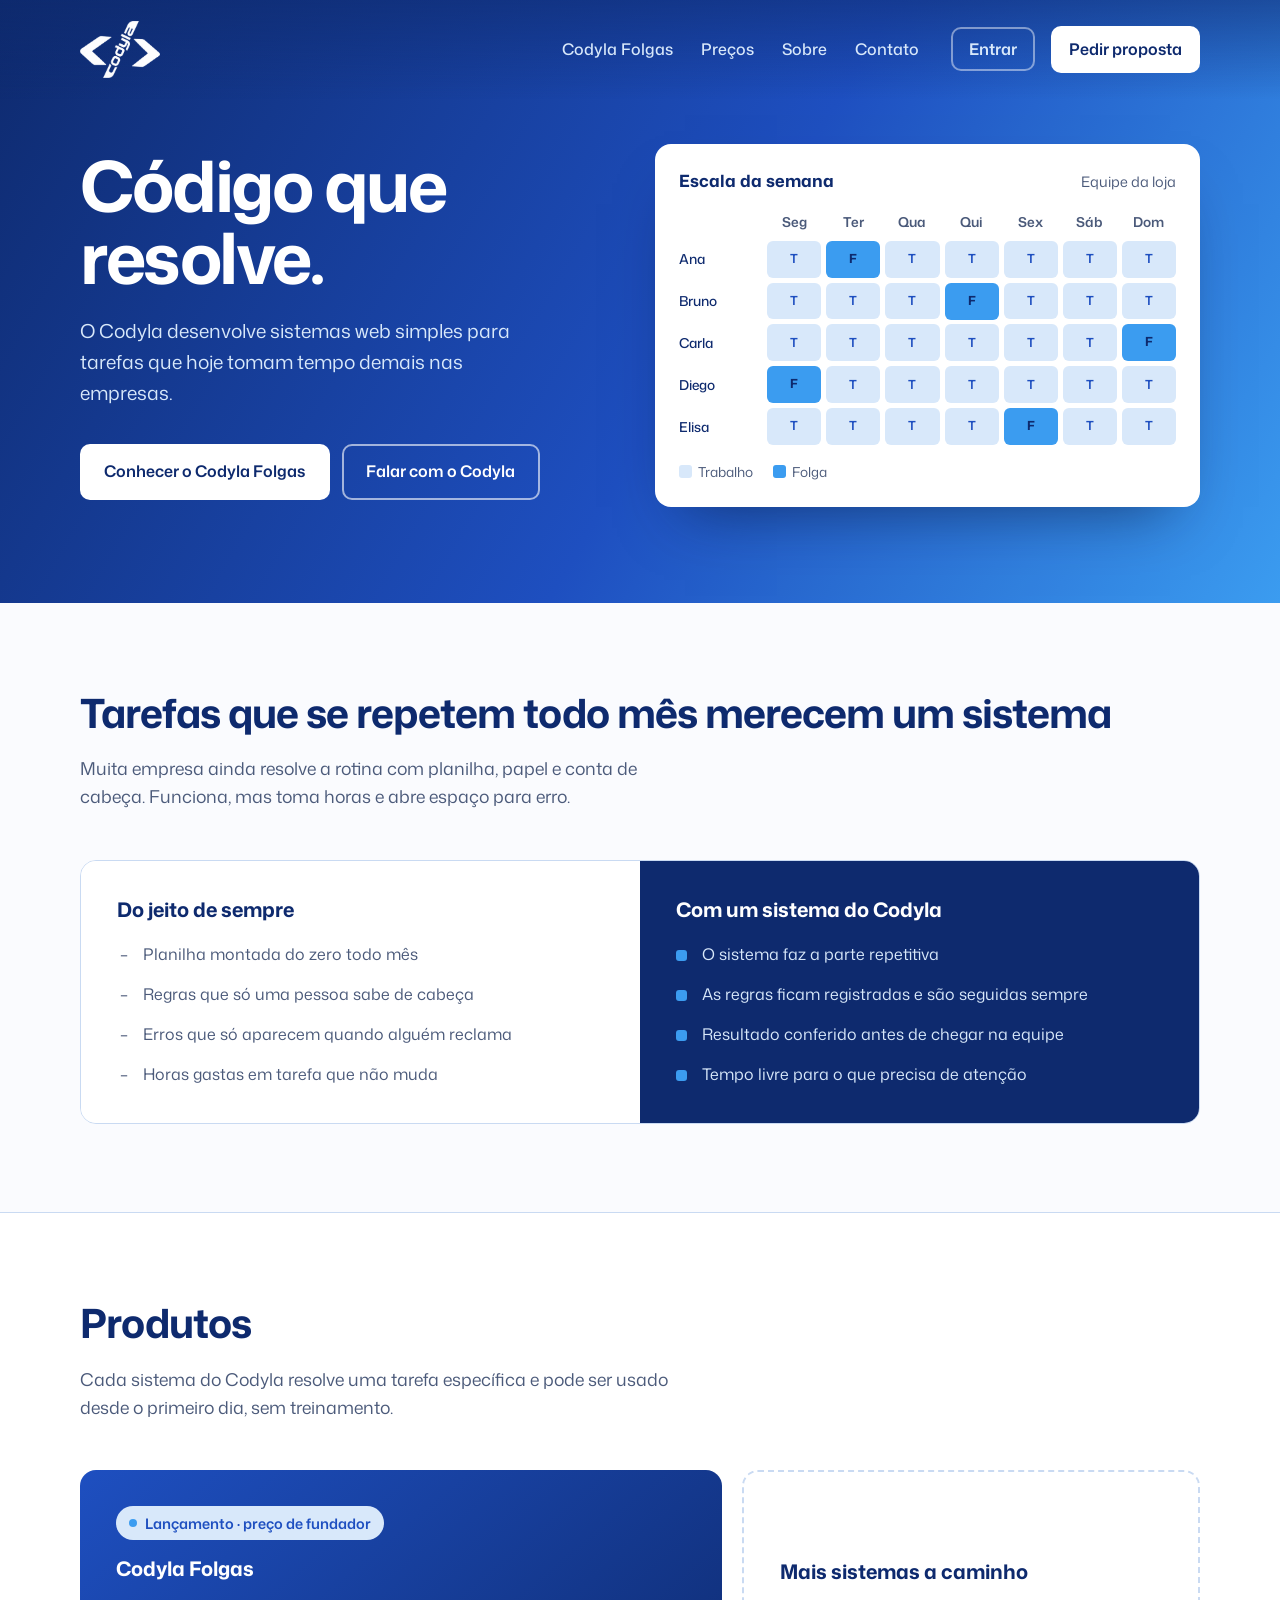
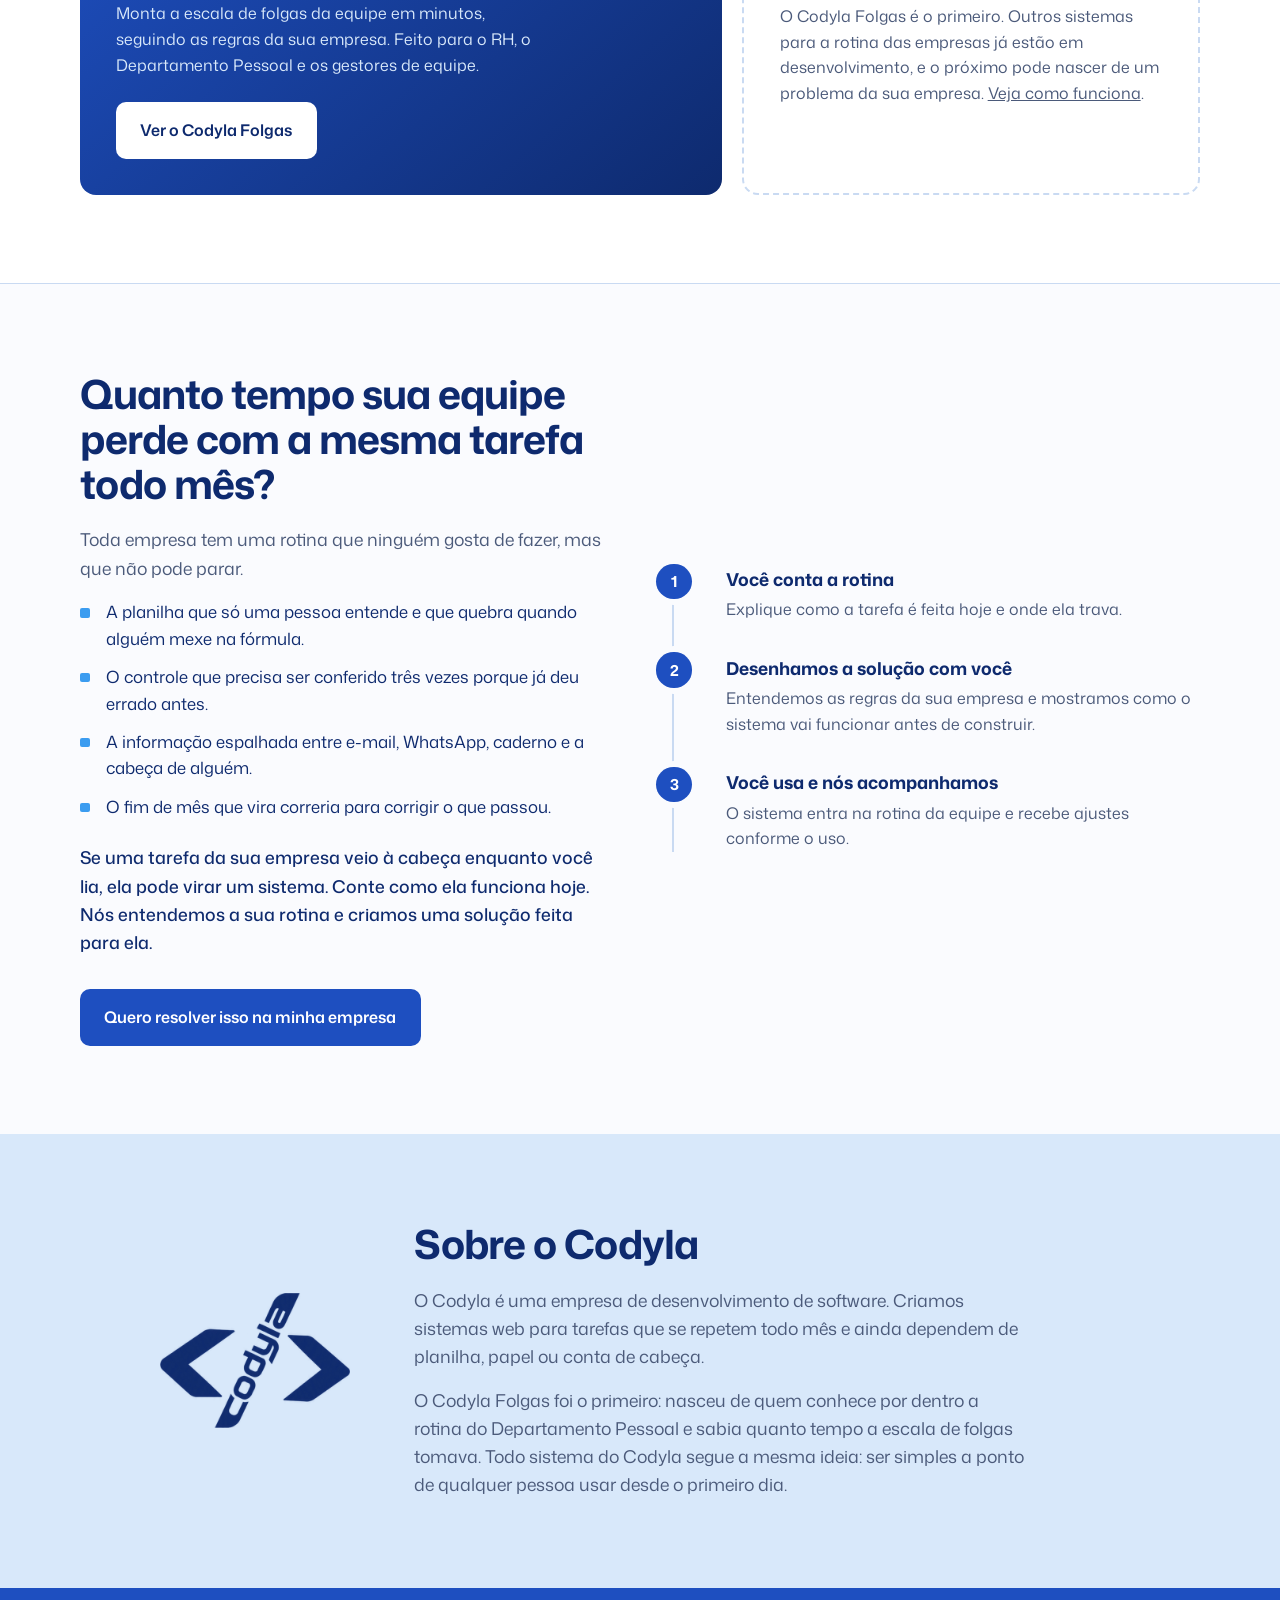
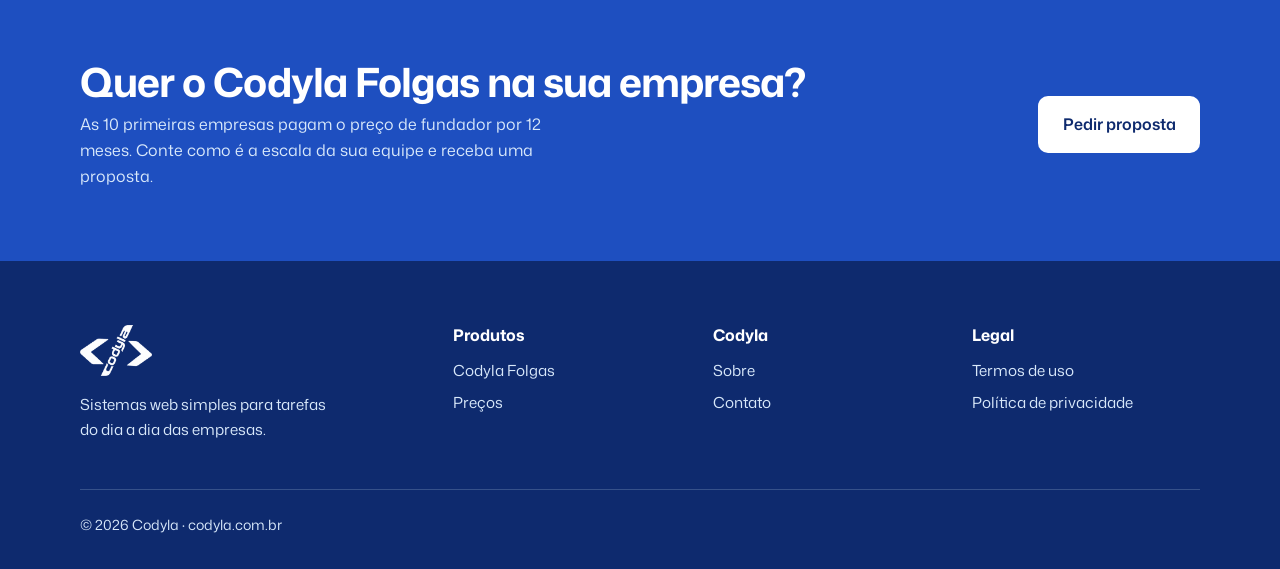
<file: index.html>
<!DOCTYPE html>
<html lang="pt-BR">
<head>
<meta charset="UTF-8">
<meta name="viewport" content="width=device-width, initial-scale=1">
<title>Codyla · Código que resolve</title>
<meta name="description" content="O Codyla desenvolve sistemas web simples para resolver tarefas do dia a dia das empresas. Conheça o Codyla Folgas, o montador de escala de folgas.">
<meta property="og:title" content="Codyla · Código que resolve">
<meta property="og:description" content="O Codyla desenvolve sistemas web simples para resolver tarefas do dia a dia das empresas. Conheça o Codyla Folgas, o montador de escala de folgas.">
<link rel="canonical" href="https://codyla.com.br/">
<meta property="og:type" content="website">
<meta property="og:url" content="https://codyla.com.br/">
<meta property="og:image" content="https://codyla.com.br/img/compartilhar.jpg">
<meta property="og:image:width" content="1200">
<meta property="og:image:height" content="630">
<meta property="og:locale" content="pt_BR">
<meta name="twitter:card" content="summary_large_image">
<link rel="icon" type="image/png" href="img/favicon.png">
<link rel="apple-touch-icon" href="img/apple-touch-icon.png">
<link rel="preload" href="fonts/mona-sans.woff2" as="font" type="font/woff2" crossorigin>
<link rel="stylesheet" href="css/estilo.css">
</head>
<body>

<header class="topo">
  <div class="container">
    <a href="index.html" class="logo"><img src="img/logo-branco.png" alt="Codyla, página inicial" width="480" height="342"></a>
    <button class="botao-menu" type="button" aria-expanded="false" aria-controls="navegacao">Menu</button>
    <div class="navegacao" id="navegacao">
      <nav aria-label="Principal">
        <ul class="menu">
          <li><a href="codyla-folgas.html">Codyla Folgas</a></li>
          <li><a href="precos.html">Preços</a></li>
          <li><a href="index.html#sobre">Sobre</a></li>
          <li><a href="contato.html">Contato</a></li>
        </ul>
      </nav>
      <a class="link-entrar" href="https://app.codyla.com.br/login.html">Entrar</a>
      <a class="botao botao-claro botao-pequeno" href="contato.html?assunto=proposta">Pedir proposta</a>
    </div>
  </div>
</header>

<main>
  <section class="abertura" aria-labelledby="titulo">
    <div class="container">
      <div>
        <h1 id="titulo">Código que resolve.</h1>
        <p>O Codyla desenvolve sistemas web simples para tarefas que hoje tomam tempo demais nas empresas.</p>
        <div class="botoes">
          <a class="botao botao-claro" href="codyla-folgas.html">Conhecer o Codyla Folgas</a>
          <a class="botao botao-contorno" href="contato.html">Falar com o Codyla</a>
        </div>
      </div>
      <figure class="escala" aria-label="Exemplo de escala de folgas montada pelo Codyla Folgas">
        <div class="escala-cab"><strong>Escala da semana</strong><span>Equipe da loja</span></div>
        <div class="grade" id="grade" aria-hidden="true"></div>
        <figcaption class="escala-legenda">
          <span><i style="background:var(--gelo)"></i>Trabalho</span>
          <span><i style="background:var(--vivo)"></i>Folga</span>
        </figcaption>
      </figure>
    </div>
  </section>

  <section aria-labelledby="titulo-problema">
    <div class="container">
      <h2 id="titulo-problema">Tarefas que se repetem todo mês merecem um sistema</h2>
      <p class="intro">Muita empresa ainda resolve a rotina com planilha, papel e conta de cabeça. Funciona, mas toma horas e abre espaço para erro.</p>
      <div class="comparacao">
        <div class="antes">
          <h3>Do jeito de sempre</h3>
          <ul>
            <li>Planilha montada do zero todo mês</li>
            <li>Regras que só uma pessoa sabe de cabeça</li>
            <li>Erros que só aparecem quando alguém reclama</li>
            <li>Horas gastas em tarefa que não muda</li>
          </ul>
        </div>
        <div class="depois">
          <h3>Com um sistema do Codyla</h3>
          <ul>
            <li>O sistema faz a parte repetitiva</li>
            <li>As regras ficam registradas e são seguidas sempre</li>
            <li>Resultado conferido antes de chegar na equipe</li>
            <li>Tempo livre para o que precisa de atenção</li>
          </ul>
        </div>
      </div>
    </div>
  </section>

  <section class="fundo-branco" aria-labelledby="titulo-produtos">
    <div class="container">
      <h2 id="titulo-produtos">Produtos</h2>
      <p class="intro">Cada sistema do Codyla resolve uma tarefa específica e pode ser usado desde o primeiro dia, sem treinamento.</p>
      <div class="produtos">
        <article class="produto produto-destaque">
          <span class="status">Lançamento · preço de fundador</span>
          <h3>Codyla Folgas</h3>
          <p>Monta a escala de folgas da equipe em minutos, seguindo as regras da sua empresa. Feito para o RH, o Departamento Pessoal e os gestores de equipe.</p>
          <a class="botao botao-claro" href="codyla-folgas.html">Ver o Codyla Folgas</a>
        </article>
        <article class="produto produto-futuro">
          <h3>Mais sistemas a caminho</h3>
          <p>O Codyla Folgas é o primeiro. Outros sistemas para a rotina das empresas já estão em desenvolvimento, e o próximo pode nascer de um problema da sua empresa. <a href="#sob-medida">Veja como funciona</a>.</p>
        </article>
      </div>
    </div>
  </section>

  <section class="sob-medida" id="sob-medida" aria-labelledby="titulo-sob-medida">
    <div class="container">
      <div class="sob-medida-texto">
        <h2 id="titulo-sob-medida">Quanto tempo sua equipe perde com a mesma tarefa todo mês?</h2>
        <p>Toda empresa tem uma rotina que ninguém gosta de fazer, mas que não pode parar.</p>
        <ul class="dores">
          <li>A planilha que só uma pessoa entende e que quebra quando alguém mexe na fórmula.</li>
          <li>O controle que precisa ser conferido três vezes porque já deu errado antes.</li>
          <li>A informação espalhada entre e-mail, WhatsApp, caderno e a cabeça de alguém.</li>
          <li>O fim de mês que vira correria para corrigir o que passou.</li>
        </ul>
        <p class="virada">Se uma tarefa da sua empresa veio à cabeça enquanto você lia, ela pode virar um sistema. Conte como ela funciona hoje. Nós entendemos a sua rotina e criamos uma solução feita para ela.</p>
        <a class="botao botao-escuro" href="contato.html?assunto=ideia">Quero resolver isso na minha empresa</a>
      </div>
      <ol class="etapas">
        <li><strong>Você conta a rotina</strong>Explique como a tarefa é feita hoje e onde ela trava.</li>
        <li><strong>Desenhamos a solução com você</strong>Entendemos as regras da sua empresa e mostramos como o sistema vai funcionar antes de construir.</li>
        <li><strong>Você usa e nós acompanhamos</strong>O sistema entra na rotina da equipe e recebe ajustes conforme o uso.</li>
      </ol>
    </div>
  </section>

  <section class="sobre fundo-gelo" id="sobre" aria-labelledby="titulo-sobre">
    <div class="container">
      <img src="img/logo-navy.png" alt="" width="480" height="342">
      <div>
        <h2 id="titulo-sobre">Sobre o Codyla</h2>
        <p>O Codyla é uma empresa de desenvolvimento de software. Criamos sistemas web para tarefas que se repetem todo mês e ainda dependem de planilha, papel ou conta de cabeça.</p>
        <p>O Codyla Folgas foi o primeiro: nasceu de quem conhece por dentro a rotina do Departamento Pessoal e sabia quanto tempo a escala de folgas tomava. Todo sistema do Codyla segue a mesma ideia: ser simples a ponto de qualquer pessoa usar desde o primeiro dia.</p>
      </div>
    </div>
  </section>

  <section class="chamada" aria-labelledby="titulo-chamada">
    <div class="container">
      <div>
        <h2 id="titulo-chamada">Quer o Codyla Folgas na sua empresa?</h2>
        <p>As 10 primeiras empresas pagam o preço de fundador por 12 meses. Conte como é a escala da sua equipe e receba uma proposta.</p>
      </div>
      <a class="botao botao-claro" href="contato.html?assunto=proposta">Pedir proposta</a>
    </div>
  </section>
</main>

<footer>
  <div class="container">
    <div class="rodape-grade">
      <div>
        <img src="img/logo-branco.png" alt="Codyla" width="480" height="342">
        <p>Sistemas web simples para tarefas do dia a dia das empresas.</p>
      </div>
      <div>
        <h3>Produtos</h3>
        <ul>
          <li><a href="codyla-folgas.html">Codyla Folgas</a></li>
          <li><a href="precos.html">Preços</a></li>
        </ul>
      </div>
      <div>
        <h3>Codyla</h3>
        <ul>
          <li><a href="index.html#sobre">Sobre</a></li>
          <li><a href="contato.html">Contato</a></li>
        </ul>
      </div>
      <div>
        <h3>Legal</h3>
        <ul>
          <li><a href="termos.html">Termos de uso</a></li>
          <li><a href="privacidade.html">Política de privacidade</a></li>
        </ul>
      </div>
    </div>
    <div class="rodape-base">© <span class="ano">2026</span> Codyla · codyla.com.br</div>
  </div>
</footer>

<script src="js/site.js"></script>
</body>
</html>
</file>
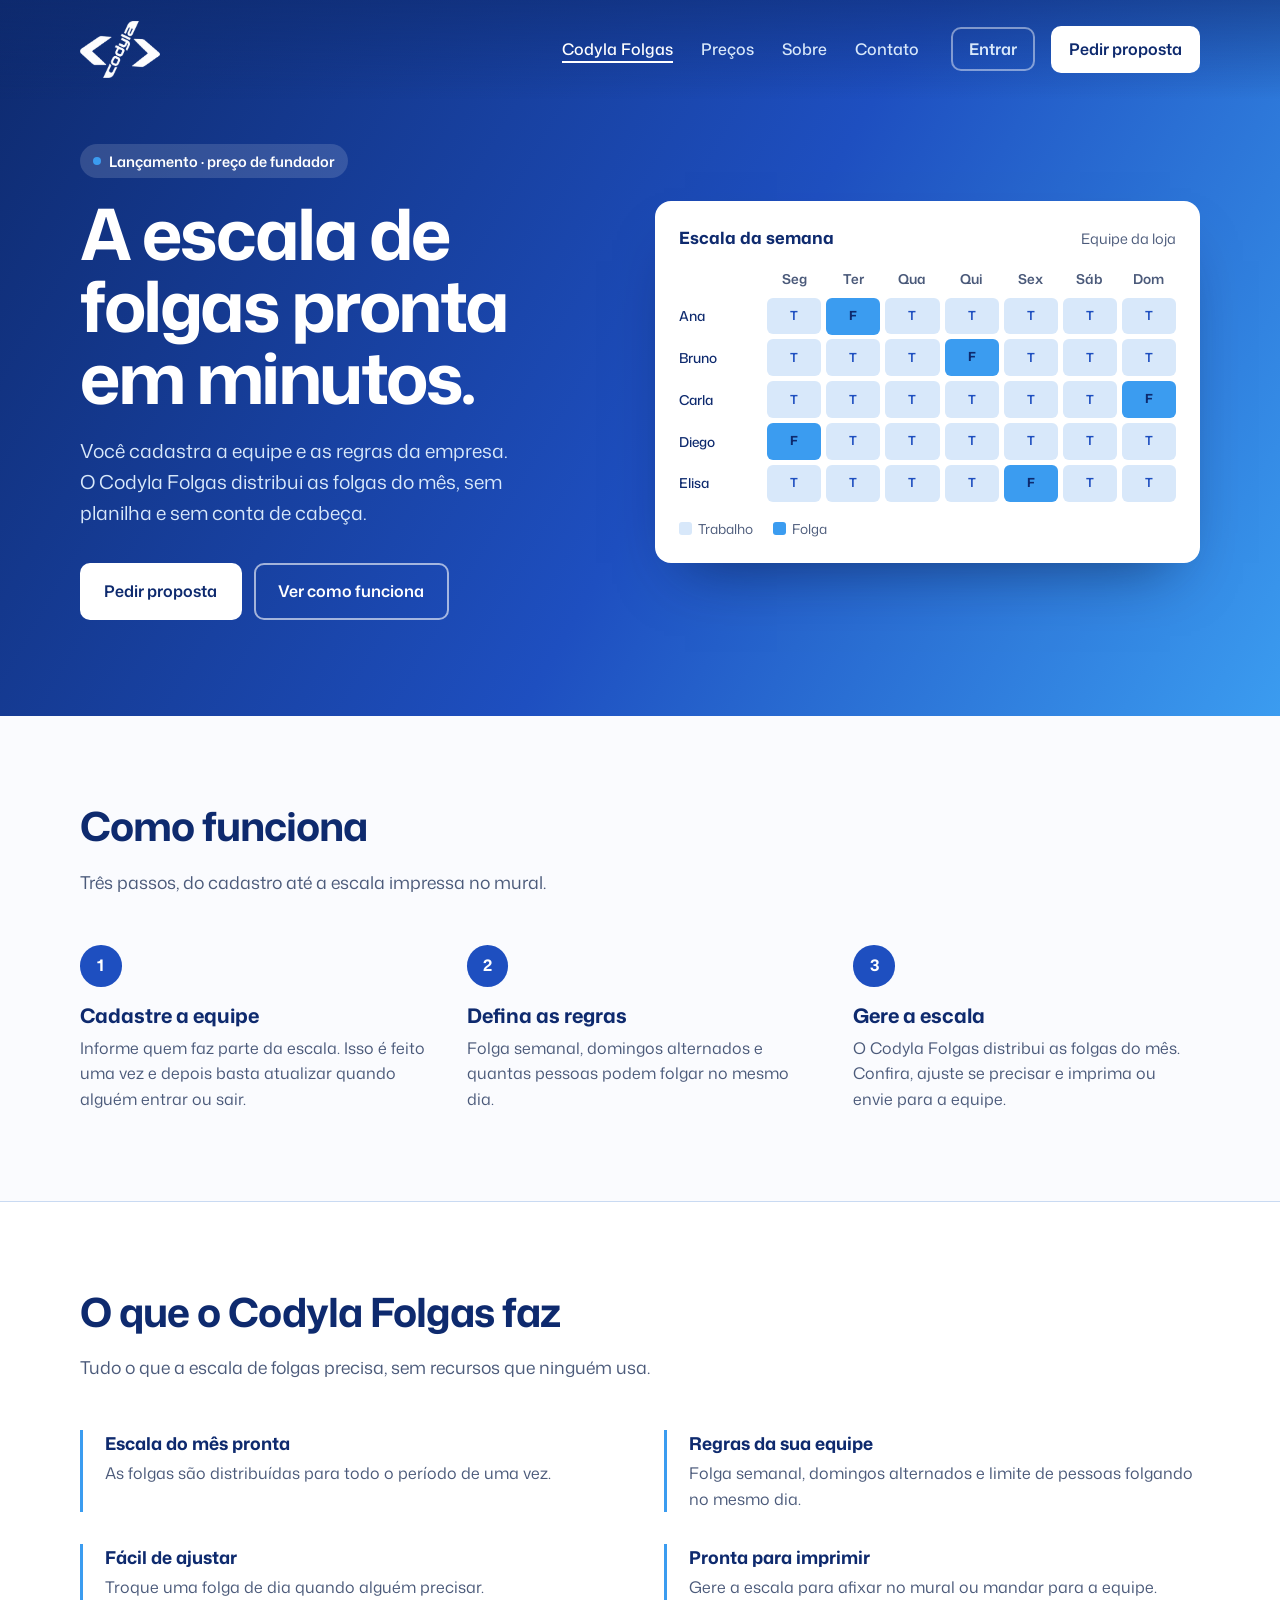
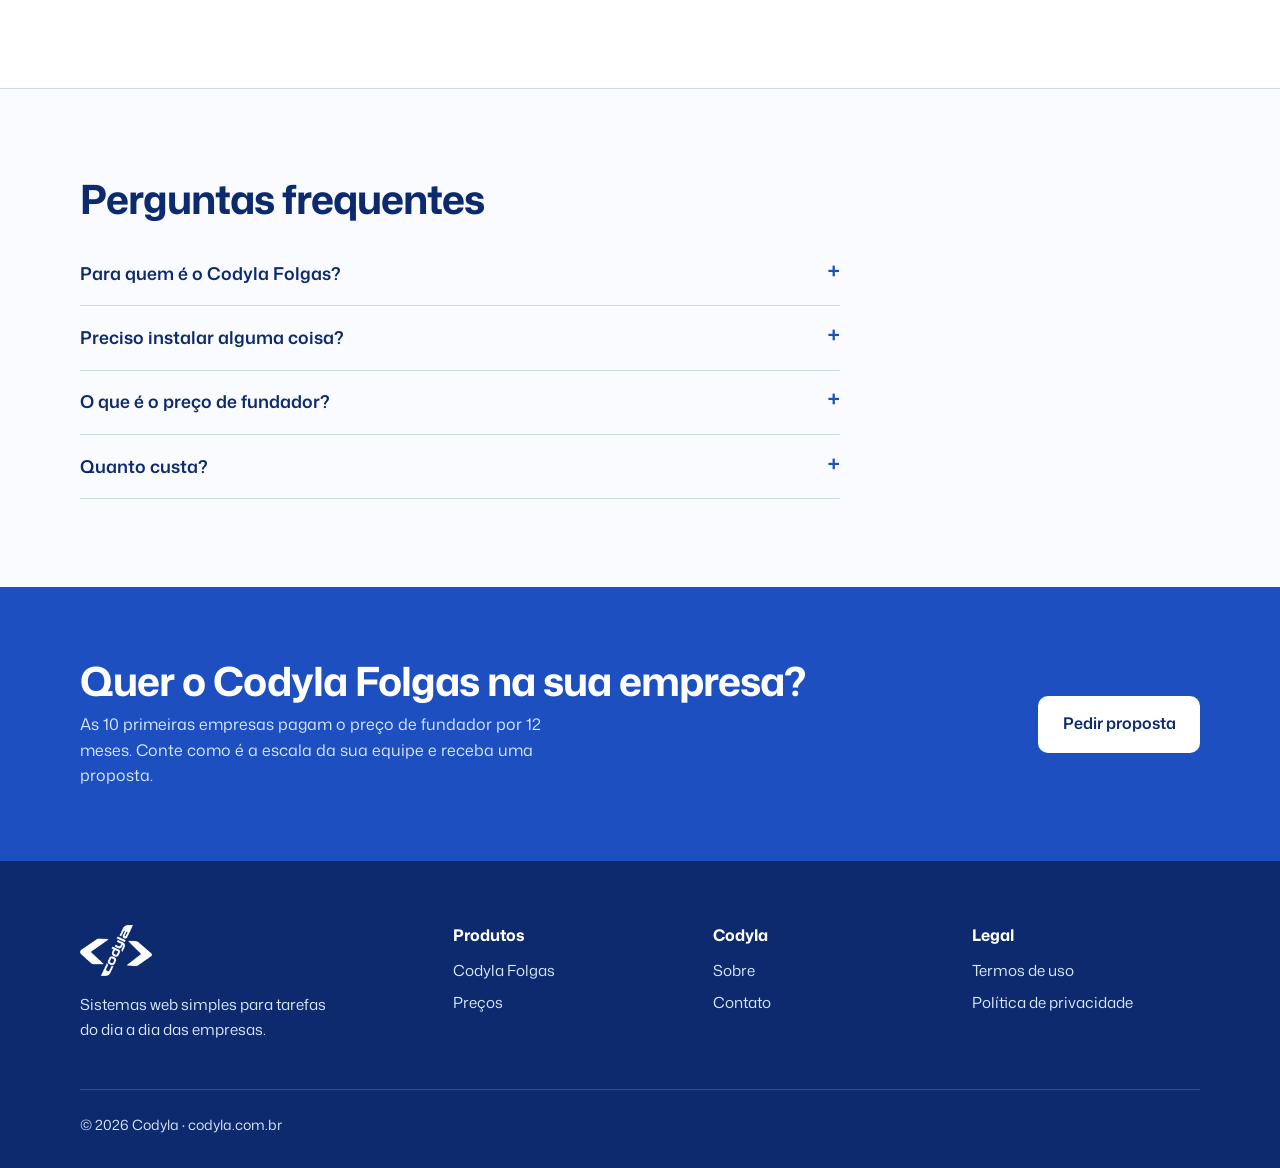
<file: codyla-folgas.html>
<!DOCTYPE html>
<html lang="pt-BR">
<head>
<meta charset="UTF-8">
<meta name="viewport" content="width=device-width, initial-scale=1">
<title>Codyla Folgas · Escala de folgas em minutos</title>
<meta name="description" content="O Codyla Folgas monta a escala de folgas da equipe em minutos, seguindo as regras da sua empresa. Sem planilha e sem conta de cabeça.">
<meta property="og:title" content="Codyla Folgas · Escala de folgas em minutos">
<meta property="og:description" content="O Codyla Folgas monta a escala de folgas da equipe em minutos, seguindo as regras da sua empresa. Sem planilha e sem conta de cabeça.">
<link rel="canonical" href="https://codyla.com.br/codyla-folgas.html">
<meta property="og:type" content="website">
<meta property="og:url" content="https://codyla.com.br/codyla-folgas.html">
<meta property="og:image" content="https://codyla.com.br/img/compartilhar.jpg">
<meta property="og:image:width" content="1200">
<meta property="og:image:height" content="630">
<meta property="og:locale" content="pt_BR">
<meta name="twitter:card" content="summary_large_image">
<link rel="icon" type="image/png" href="img/favicon.png">
<link rel="apple-touch-icon" href="img/apple-touch-icon.png">
<link rel="preload" href="fonts/mona-sans.woff2" as="font" type="font/woff2" crossorigin>
<link rel="stylesheet" href="css/estilo.css">
</head>
<body>

<header class="topo">
  <div class="container">
    <a href="index.html" class="logo"><img src="img/logo-branco.png" alt="Codyla, página inicial" width="480" height="342"></a>
    <button class="botao-menu" type="button" aria-expanded="false" aria-controls="navegacao">Menu</button>
    <div class="navegacao" id="navegacao">
      <nav aria-label="Principal">
        <ul class="menu">
          <li><a href="codyla-folgas.html" aria-current="page">Codyla Folgas</a></li>
          <li><a href="precos.html">Preços</a></li>
          <li><a href="index.html#sobre">Sobre</a></li>
          <li><a href="contato.html">Contato</a></li>
        </ul>
      </nav>
      <a class="link-entrar" href="https://app.codyla.com.br/login.html">Entrar</a>
      <a class="botao botao-claro botao-pequeno" href="contato.html?assunto=proposta">Pedir proposta</a>
    </div>
  </div>
</header>

<main>
  <section class="abertura" aria-labelledby="titulo">
    <div class="container">
      <div>
        <span class="status">Lançamento · preço de fundador</span>
        <h1 id="titulo">A escala de folgas pronta em minutos.</h1>
        <p>Você cadastra a equipe e as regras da empresa. O Codyla Folgas distribui as folgas do mês, sem planilha e sem conta de cabeça.</p>
        <div class="botoes">
          <a class="botao botao-claro" href="contato.html?assunto=proposta">Pedir proposta</a>
          <a class="botao botao-contorno" href="#como-funciona">Ver como funciona</a>
        </div>
      </div>
      <figure class="escala" aria-label="Exemplo de escala de folgas montada pelo Codyla Folgas">
        <div class="escala-cab"><strong>Escala da semana</strong><span>Equipe da loja</span></div>
        <div class="grade" id="grade" aria-hidden="true"></div>
        <figcaption class="escala-legenda">
          <span><i style="background:var(--gelo)"></i>Trabalho</span>
          <span><i style="background:var(--vivo)"></i>Folga</span>
        </figcaption>
      </figure>
    </div>
  </section>

  <section id="como-funciona" aria-labelledby="titulo-como">
    <div class="container">
      <h2 id="titulo-como">Como funciona</h2>
      <p class="intro">Três passos, do cadastro até a escala impressa no mural.</p>
      <ol class="passos">
        <li><h3>Cadastre a equipe</h3><p>Informe quem faz parte da escala. Isso é feito uma vez e depois basta atualizar quando alguém entrar ou sair.</p></li>
        <li><h3>Defina as regras</h3><p>Folga semanal, domingos alternados e quantas pessoas podem folgar no mesmo dia.</p></li>
        <li><h3>Gere a escala</h3><p>O Codyla Folgas distribui as folgas do mês. Confira, ajuste se precisar e imprima ou envie para a equipe.</p></li>
      </ol>
    </div>
  </section>

  <section class="fundo-branco" aria-labelledby="titulo-recursos">
    <div class="container">
      <h2 id="titulo-recursos">O que o Codyla Folgas faz</h2>
      <p class="intro">Tudo o que a escala de folgas precisa, sem recursos que ninguém usa.</p>
      <ul class="recursos">
        <li><strong>Escala do mês pronta</strong><span>As folgas são distribuídas para todo o período de uma vez.</span></li>
        <li><strong>Regras da sua equipe</strong><span>Folga semanal, domingos alternados e limite de pessoas folgando no mesmo dia.</span></li>
        <li><strong>Fácil de ajustar</strong><span>Troque uma folga de dia quando alguém precisar.</span></li>
        <li><strong>Pronta para imprimir</strong><span>Gere a escala para afixar no mural ou mandar para a equipe.</span></li>
      </ul>
    </div>
  </section>

  <section aria-labelledby="titulo-perguntas">
    <div class="container">
      <h2 id="titulo-perguntas">Perguntas frequentes</h2>
      <div class="perguntas">
        <details>
          <summary>Para quem é o Codyla Folgas?</summary>
          <p>Para empresas com equipes que trabalham em escala, inclusive aos fins de semana, como lojas, mercados e restaurantes. Quem usa no dia a dia costuma ser o RH, o Departamento Pessoal ou o gestor da equipe.</p>
        </details>
        <details>
          <summary>Preciso instalar alguma coisa?</summary>
          <p>Não. O Codyla Folgas funciona direto no navegador, no computador da empresa.</p>
        </details>
        <details>
          <summary>O que é o preço de fundador?</summary>
          <p>As 10 primeiras empresas que contratarem o Codyla Folgas pagam um valor menor por funcionário durante 12 meses. Depois, passa a valer o preço normal da tabela, com aviso de 30 dias. Veja os valores na <a href="precos.html">página de preços</a>.</p>
        </details>
        <details>
          <summary>Quanto custa?</summary>
          <p>O valor acompanha o número de funcionários na escala. Veja os planos e simule para a sua equipe na <a href="precos.html">página de preços</a>.</p>
        </details>
      </div>
    </div>
  </section>

  <section class="chamada" aria-labelledby="titulo-chamada">
    <div class="container">
      <div>
        <h2 id="titulo-chamada">Quer o Codyla Folgas na sua empresa?</h2>
        <p>As 10 primeiras empresas pagam o preço de fundador por 12 meses. Conte como é a escala da sua equipe e receba uma proposta.</p>
      </div>
      <a class="botao botao-claro" href="contato.html?assunto=proposta">Pedir proposta</a>
    </div>
  </section>
</main>

<footer>
  <div class="container">
    <div class="rodape-grade">
      <div>
        <img src="img/logo-branco.png" alt="Codyla" width="480" height="342">
        <p>Sistemas web simples para tarefas do dia a dia das empresas.</p>
      </div>
      <div>
        <h3>Produtos</h3>
        <ul>
          <li><a href="codyla-folgas.html">Codyla Folgas</a></li>
          <li><a href="precos.html">Preços</a></li>
        </ul>
      </div>
      <div>
        <h3>Codyla</h3>
        <ul>
          <li><a href="index.html#sobre">Sobre</a></li>
          <li><a href="contato.html">Contato</a></li>
        </ul>
      </div>
      <div>
        <h3>Legal</h3>
        <ul>
          <li><a href="termos.html">Termos de uso</a></li>
          <li><a href="privacidade.html">Política de privacidade</a></li>
        </ul>
      </div>
    </div>
    <div class="rodape-base">© <span class="ano">2026</span> Codyla · codyla.com.br</div>
  </div>
</footer>

<script src="js/site.js"></script>
</body>
</html>
</file>
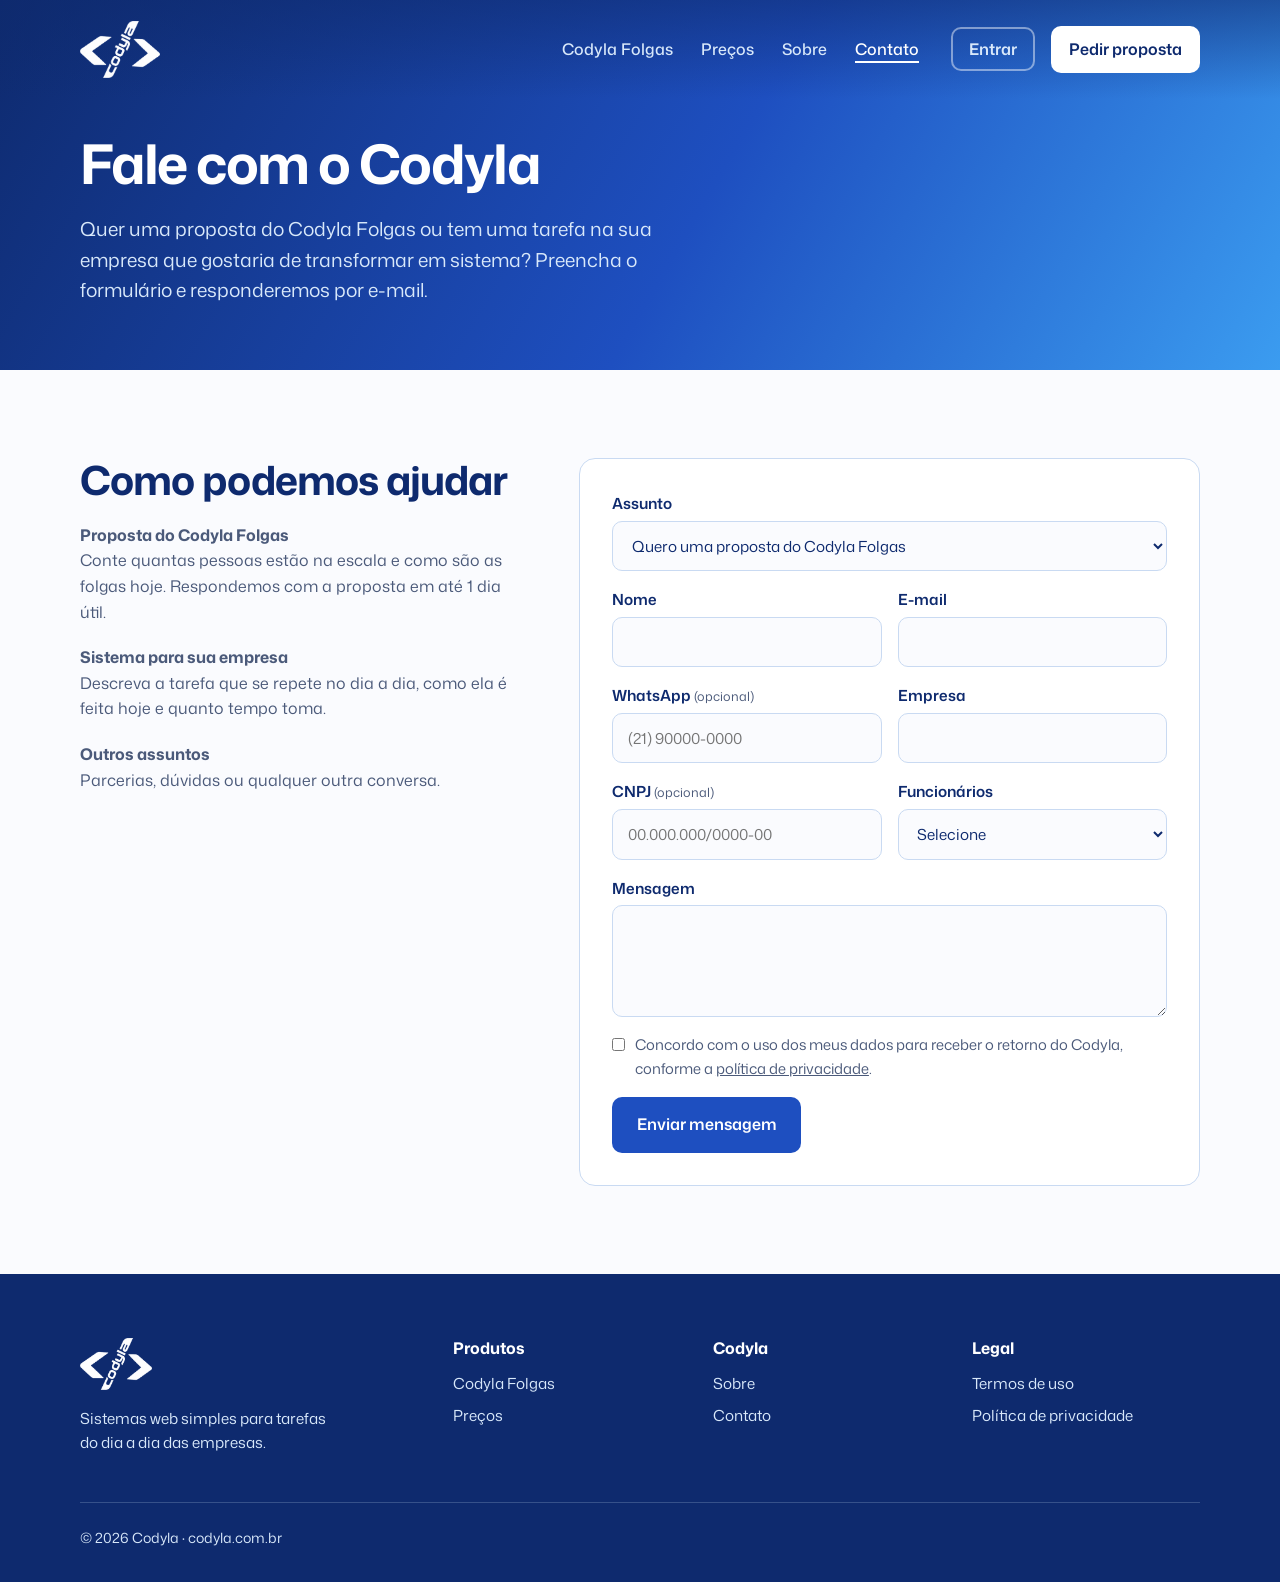
<file: contato.html>
<!DOCTYPE html>
<html lang="pt-BR">
<head>
<meta charset="UTF-8">
<meta name="viewport" content="width=device-width, initial-scale=1">
<title>Contato | Codyla</title>
<meta name="description" content="Fale com o Codyla: peça uma proposta do Codyla Folgas ou conte uma tarefa que poderia virar sistema.">
<meta property="og:title" content="Contato | Codyla">
<meta property="og:description" content="Fale com o Codyla: peça uma proposta do Codyla Folgas ou conte uma tarefa que poderia virar sistema.">
<link rel="canonical" href="https://codyla.com.br/contato.html">
<meta property="og:type" content="website">
<meta property="og:url" content="https://codyla.com.br/contato.html">
<meta property="og:image" content="https://codyla.com.br/img/compartilhar.jpg">
<meta property="og:image:width" content="1200">
<meta property="og:image:height" content="630">
<meta property="og:locale" content="pt_BR">
<meta name="twitter:card" content="summary_large_image">
<link rel="icon" type="image/png" href="img/favicon.png">
<link rel="apple-touch-icon" href="img/apple-touch-icon.png">
<link rel="preload" href="fonts/mona-sans.woff2" as="font" type="font/woff2" crossorigin>
<link rel="stylesheet" href="css/estilo.css">
</head>
<body>

<header class="topo">
  <div class="container">
    <a href="index.html" class="logo"><img src="img/logo-branco.png" alt="Codyla, página inicial" width="480" height="342"></a>
    <button class="botao-menu" type="button" aria-expanded="false" aria-controls="navegacao">Menu</button>
    <div class="navegacao" id="navegacao">
      <nav aria-label="Principal">
        <ul class="menu">
          <li><a href="codyla-folgas.html">Codyla Folgas</a></li>
          <li><a href="precos.html">Preços</a></li>
          <li><a href="index.html#sobre">Sobre</a></li>
          <li><a href="contato.html" aria-current="page">Contato</a></li>
        </ul>
      </nav>
      <a class="link-entrar" href="https://app.codyla.com.br/login.html">Entrar</a>
      <a class="botao botao-claro botao-pequeno" href="contato.html?assunto=proposta">Pedir proposta</a>
    </div>
  </div>
</header>

<main>
  <section class="abertura abertura-curta" aria-labelledby="titulo">
    <div class="container">
      <h1 id="titulo">Fale com o Codyla</h1>
      <p>Quer uma proposta do Codyla Folgas ou tem uma tarefa na sua empresa que gostaria de transformar em sistema? Preencha o formulário e responderemos por e-mail.</p>
    </div>
  </section>

  <section aria-label="Formulário de contato">
    <div class="container contato-grade">
      <div class="contato-lado">
        <h2>Como podemos ajudar</h2>
        <p><strong>Proposta do Codyla Folgas</strong>Conte quantas pessoas estão na escala e como são as folgas hoje. Respondemos com a proposta em até 1 dia útil.</p>
        <p><strong>Sistema para sua empresa</strong>Descreva a tarefa que se repete no dia a dia, como ela é feita hoje e quanto tempo toma.</p>
        <p><strong>Outros assuntos</strong>Parcerias, dúvidas ou qualquer outra conversa.</p>
      </div>

      <!-- O FormSubmit recebe o formulário e manda por e-mail para o Codyla -->
      <form name="contato" method="POST" action="https://formsubmit.co/contato.codyla@gmail.com">
        <input type="hidden" name="_subject" value="Novo contato pelo site codyla.com.br">
        <input type="hidden" name="_next" value="https://codyla.com.br/obrigado.html">
        <input type="hidden" name="_template" value="table">
        <input type="hidden" name="_captcha" value="false">
        <p class="escondido" aria-hidden="true"><label>Não preencha: <input name="_honey" tabindex="-1" autocomplete="off"></label></p>
        <label>Assunto
          <select name="assunto" required>
            <option value="proposta">Quero uma proposta do Codyla Folgas</option>
            <option value="ideia">Preciso de um sistema para minha empresa</option>
            <option value="outro">Outro assunto</option>
          </select>
        </label>
        <div class="duas">
          <label>Nome<input type="text" name="nome" autocomplete="name" required></label>
          <label>E-mail<input type="email" name="email" autocomplete="email" required></label>
        </div>
        <div class="duas">
          <label><span>WhatsApp <small>(opcional)</small></span><input type="tel" name="whatsapp" autocomplete="tel" placeholder="(21) 90000-0000"></label>
          <label>Empresa<input type="text" name="empresa" autocomplete="organization"></label>
        </div>
        <div class="duas">
          <label><span>CNPJ <small>(opcional)</small></span><input type="text" name="cnpj" inputmode="numeric" placeholder="00.000.000/0000-00"></label>
          <label>Funcionários
            <select name="funcionarios">
              <option value="">Selecione</option>
              <option>1 a 10</option>
              <option>11 a 50</option>
              <option>51 a 200</option>
              <option>Mais de 200</option>
            </select>
          </label>
        </div>
        <label>Mensagem<textarea name="mensagem" required></textarea></label>
        <label class="aceite"><input type="checkbox" name="aceite" required> <span>Concordo com o uso dos meus dados para receber o retorno do Codyla, conforme a <a href="privacidade.html">política de privacidade</a>.</span></label>
        <button class="botao botao-escuro" type="submit">Enviar mensagem</button>
      </form>
    </div>
  </section>
</main>

<footer>
  <div class="container">
    <div class="rodape-grade">
      <div>
        <img src="img/logo-branco.png" alt="Codyla" width="480" height="342">
        <p>Sistemas web simples para tarefas do dia a dia das empresas.</p>
      </div>
      <div>
        <h3>Produtos</h3>
        <ul>
          <li><a href="codyla-folgas.html">Codyla Folgas</a></li>
          <li><a href="precos.html">Preços</a></li>
        </ul>
      </div>
      <div>
        <h3>Codyla</h3>
        <ul>
          <li><a href="index.html#sobre">Sobre</a></li>
          <li><a href="contato.html">Contato</a></li>
        </ul>
      </div>
      <div>
        <h3>Legal</h3>
        <ul>
          <li><a href="termos.html">Termos de uso</a></li>
          <li><a href="privacidade.html">Política de privacidade</a></li>
        </ul>
      </div>
    </div>
    <div class="rodape-base">© <span class="ano">2026</span> Codyla · codyla.com.br</div>
  </div>
</footer>

<script src="js/site.js"></script>
</body>
</html>
</file>
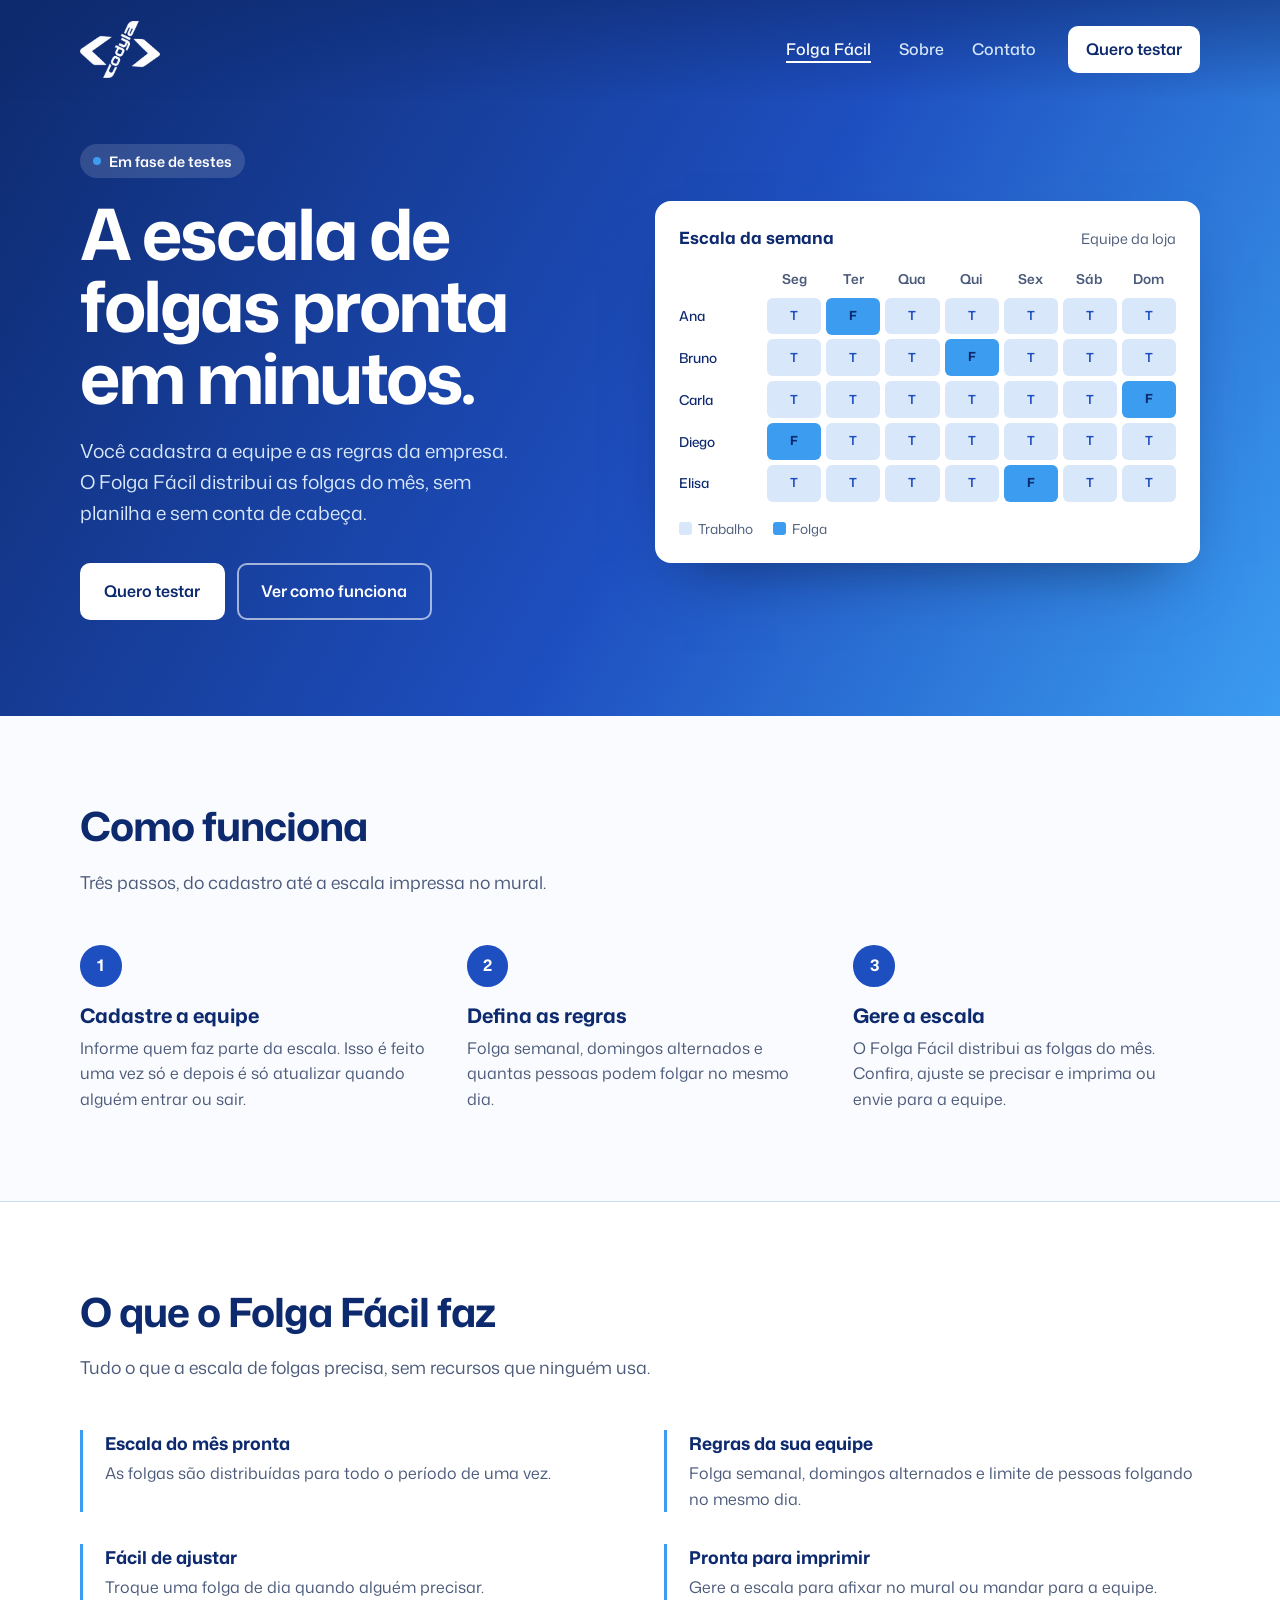
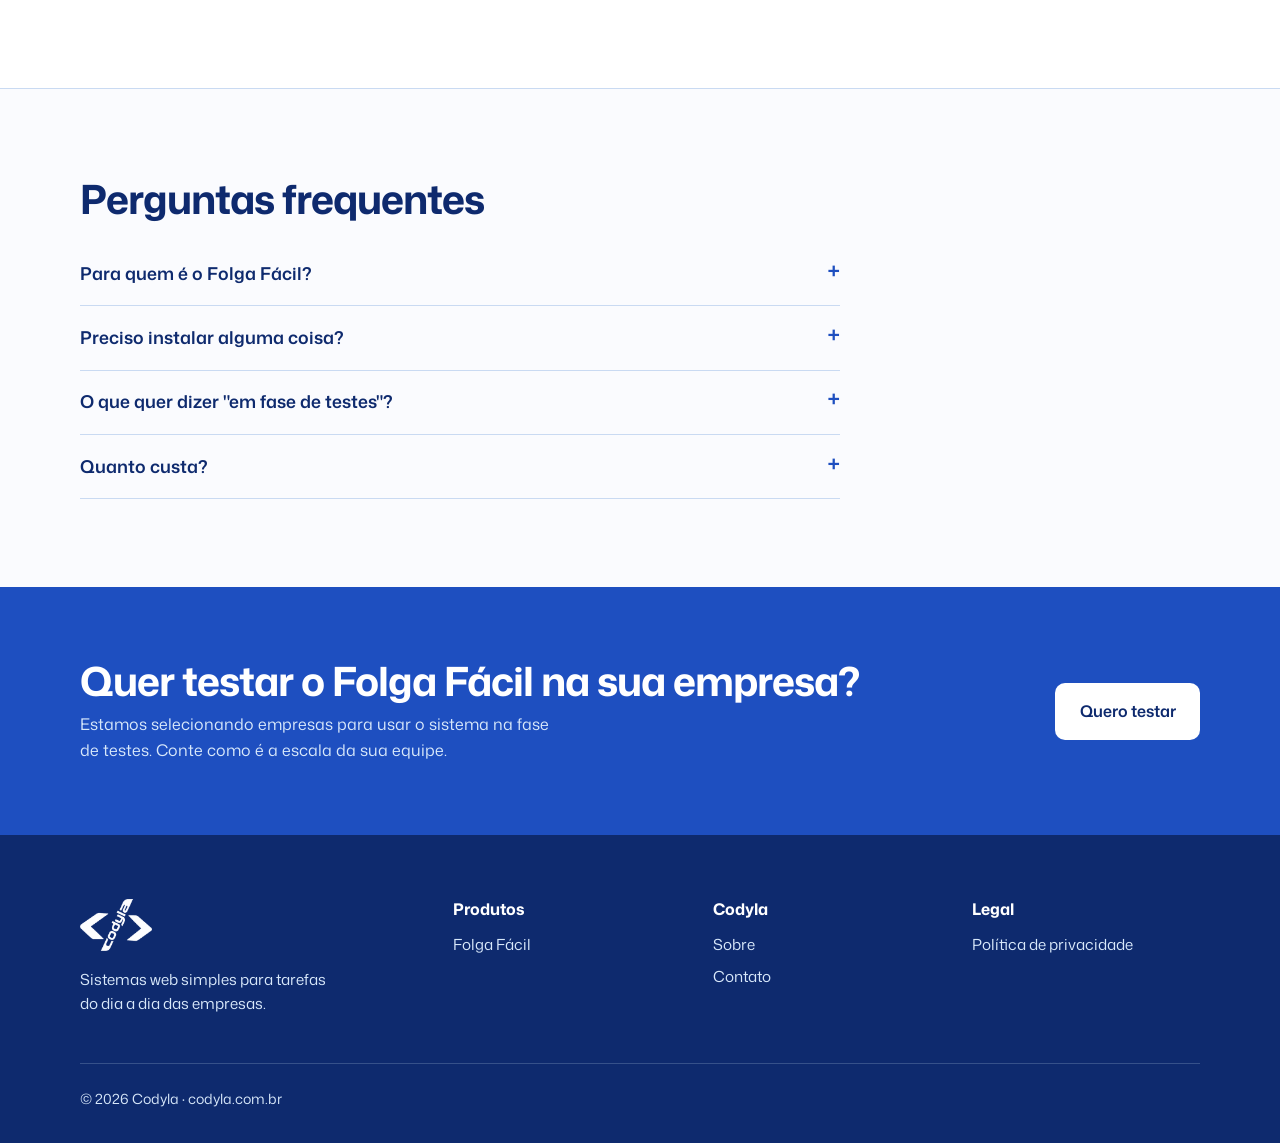
<file: folga-facil.html>
<!DOCTYPE html>
<html lang="pt-BR">
<head>
<meta charset="UTF-8">
<meta name="viewport" content="width=device-width, initial-scale=1">
<title>Folga Fácil · Escala de folgas em minutos | Codyla</title>
<meta name="description" content="O Folga Fácil monta a escala de folgas da equipe em minutos, seguindo as regras da sua empresa. Sem planilha e sem conta de cabeça.">
<meta property="og:title" content="Folga Fácil · Escala de folgas em minutos | Codyla">
<meta property="og:description" content="O Folga Fácil monta a escala de folgas da equipe em minutos, seguindo as regras da sua empresa. Sem planilha e sem conta de cabeça.">
<link rel="icon" type="image/png" href="img/favicon.png">
<link rel="apple-touch-icon" href="img/apple-touch-icon.png">
<link rel="preload" href="fonts/mona-sans.woff2" as="font" type="font/woff2" crossorigin>
<link rel="stylesheet" href="css/estilo.css">
</head>
<body>

<header class="topo">
  <div class="container">
    <a href="index.html" class="logo"><img src="img/logo-branco.png" alt="Codyla, página inicial" width="480" height="342"></a>
    <button class="botao-menu" type="button" aria-expanded="false" aria-controls="navegacao">Menu</button>
    <div class="navegacao" id="navegacao">
      <nav aria-label="Principal">
        <ul class="menu">
          <li><a href="folga-facil.html" aria-current="page">Folga Fácil</a></li>
          <li><a href="index.html#sobre">Sobre</a></li>
          <li><a href="contato.html">Contato</a></li>
        </ul>
      </nav>
      <a class="botao botao-claro botao-pequeno" href="contato.html?assunto=testar">Quero testar</a>
    </div>
  </div>
</header>

<main>
  <section class="abertura" aria-labelledby="titulo">
    <div class="container">
      <div>
        <span class="status">Em fase de testes</span>
        <h1 id="titulo">A escala de folgas pronta em minutos.</h1>
        <p>Você cadastra a equipe e as regras da empresa. O Folga Fácil distribui as folgas do mês, sem planilha e sem conta de cabeça.</p>
        <div class="botoes">
          <a class="botao botao-claro" href="contato.html?assunto=testar">Quero testar</a>
          <a class="botao botao-contorno" href="#como-funciona">Ver como funciona</a>
        </div>
      </div>
      <figure class="escala" aria-label="Exemplo de escala de folgas montada pelo Folga Fácil">
        <div class="escala-cab"><strong>Escala da semana</strong><span>Equipe da loja</span></div>
        <div class="grade" id="grade"></div>
        <figcaption class="escala-legenda">
          <span><i style="background:var(--gelo)"></i>Trabalho</span>
          <span><i style="background:var(--vivo)"></i>Folga</span>
        </figcaption>
      </figure>
    </div>
  </section>

  <section id="como-funciona" aria-labelledby="titulo-como">
    <div class="container">
      <h2 id="titulo-como">Como funciona</h2>
      <p class="intro">Três passos, do cadastro até a escala impressa no mural.</p>
      <ol class="passos">
        <li><h3>Cadastre a equipe</h3><p>Informe quem faz parte da escala. Isso é feito uma vez só e depois é só atualizar quando alguém entrar ou sair.</p></li>
        <li><h3>Defina as regras</h3><p>Folga semanal, domingos alternados e quantas pessoas podem folgar no mesmo dia.</p></li>
        <li><h3>Gere a escala</h3><p>O Folga Fácil distribui as folgas do mês. Confira, ajuste se precisar e imprima ou envie para a equipe.</p></li>
      </ol>
    </div>
  </section>

  <section class="fundo-branco" aria-labelledby="titulo-recursos">
    <div class="container">
      <h2 id="titulo-recursos">O que o Folga Fácil faz</h2>
      <p class="intro">Tudo o que a escala de folgas precisa, sem recursos que ninguém usa.</p>
      <ul class="recursos">
        <li><strong>Escala do mês pronta</strong><span>As folgas são distribuídas para todo o período de uma vez.</span></li>
        <li><strong>Regras da sua equipe</strong><span>Folga semanal, domingos alternados e limite de pessoas folgando no mesmo dia.</span></li>
        <li><strong>Fácil de ajustar</strong><span>Troque uma folga de dia quando alguém precisar.</span></li>
        <li><strong>Pronta para imprimir</strong><span>Gere a escala para afixar no mural ou mandar para a equipe.</span></li>
      </ul>
    </div>
  </section>

  <section aria-labelledby="titulo-perguntas">
    <div class="container">
      <h2 id="titulo-perguntas">Perguntas frequentes</h2>
      <div class="perguntas">
        <details>
          <summary>Para quem é o Folga Fácil?</summary>
          <p>Para empresas com equipes que trabalham em escala, inclusive aos fins de semana, como lojas, mercados e restaurantes. Quem usa no dia a dia costuma ser o RH, o Departamento Pessoal ou o gestor da equipe.</p>
        </details>
        <details>
          <summary>Preciso instalar alguma coisa?</summary>
          <p>Não. O Folga Fácil funciona direto no navegador, no computador da empresa.</p>
        </details>
        <details>
          <summary>O que quer dizer "em fase de testes"?</summary>
          <p>O sistema já está sendo usado por empresas selecionadas, que ajudam a ajustar o produto antes do lançamento. Se quiser participar, mande uma mensagem.</p>
        </details>
        <details>
          <summary>Quanto custa?</summary>
          <p>Os planos ainda estão sendo definidos. Quem participa da fase de testes recebe as condições em primeira mão.</p>
        </details>
      </div>
    </div>
  </section>

  <section class="chamada" aria-labelledby="titulo-chamada">
    <div class="container">
      <div>
        <h2 id="titulo-chamada">Quer testar o Folga Fácil na sua empresa?</h2>
        <p>Estamos selecionando empresas para usar o sistema na fase de testes. Conte como é a escala da sua equipe.</p>
      </div>
      <a class="botao botao-claro" href="contato.html?assunto=testar">Quero testar</a>
    </div>
  </section>
</main>

<footer>
  <div class="container">
    <div class="rodape-grade">
      <div>
        <img src="img/logo-branco.png" alt="Codyla" width="480" height="342">
        <p>Sistemas web simples para tarefas do dia a dia das empresas.</p>
      </div>
      <div>
        <h3>Produtos</h3>
        <ul><li><a href="folga-facil.html">Folga Fácil</a></li></ul>
      </div>
      <div>
        <h3>Codyla</h3>
        <ul>
          <li><a href="index.html#sobre">Sobre</a></li>
          <li><a href="contato.html">Contato</a></li>
        </ul>
      </div>
      <div>
        <h3>Legal</h3>
        <ul><li><a href="privacidade.html">Política de privacidade</a></li></ul>
      </div>
    </div>
    <div class="rodape-base">© <span class="ano">2026</span> Codyla · codyla.com.br</div>
  </div>
</footer>

<script src="js/site.js"></script>
</body>
</html>
</file>
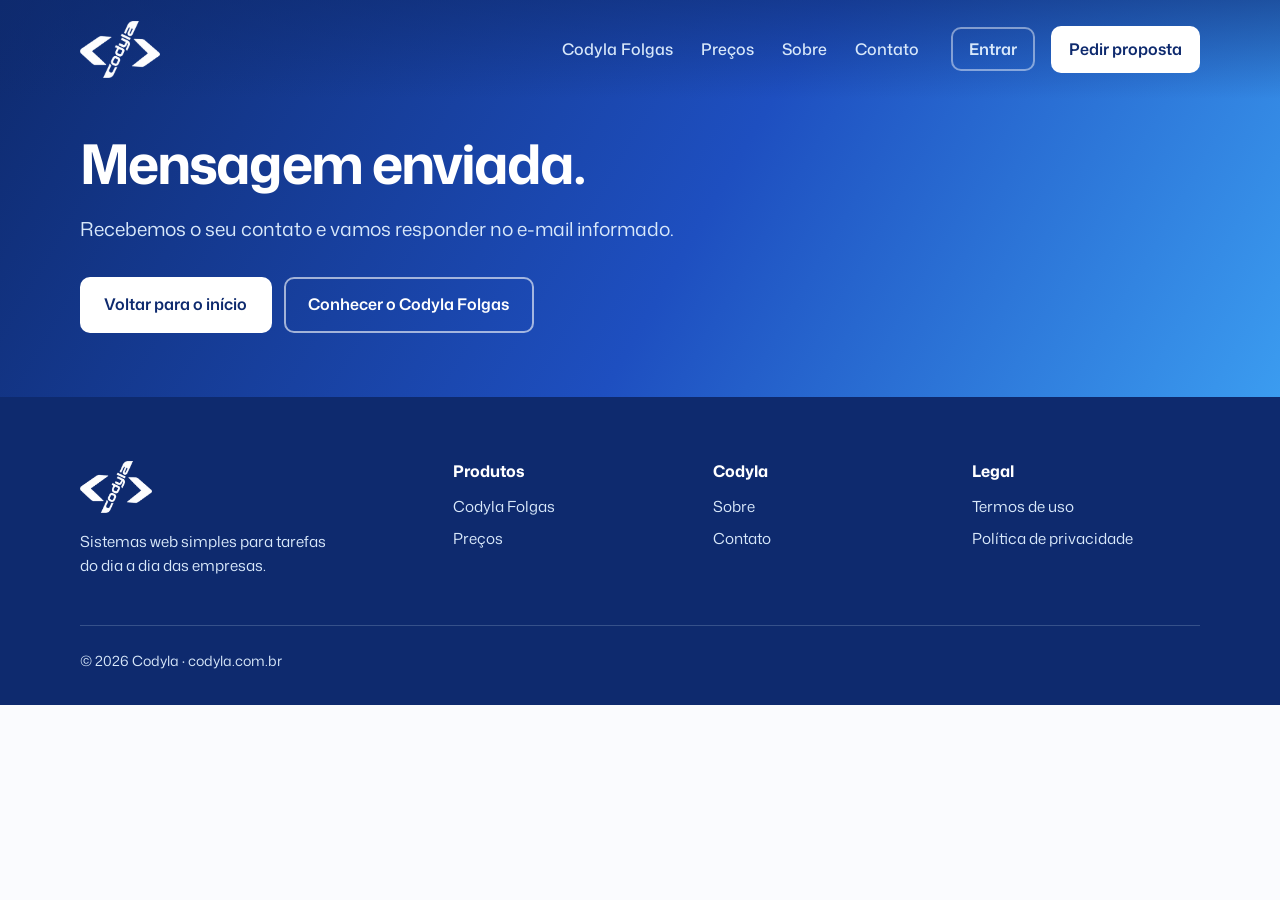
<file: obrigado.html>
<!DOCTYPE html>
<html lang="pt-BR">
<head>
<meta charset="UTF-8">
<meta name="viewport" content="width=device-width, initial-scale=1">
<meta name="robots" content="noindex">
<title>Mensagem enviada | Codyla</title>
<meta name="description" content="Sua mensagem foi enviada ao Codyla.">
<meta property="og:title" content="Mensagem enviada | Codyla">
<meta property="og:description" content="Sua mensagem foi enviada ao Codyla.">
<link rel="canonical" href="https://codyla.com.br/obrigado.html">
<meta property="og:type" content="website">
<meta property="og:url" content="https://codyla.com.br/obrigado.html">
<meta property="og:image" content="https://codyla.com.br/img/compartilhar.jpg">
<meta property="og:image:width" content="1200">
<meta property="og:image:height" content="630">
<meta property="og:locale" content="pt_BR">
<meta name="twitter:card" content="summary_large_image">
<link rel="icon" type="image/png" href="img/favicon.png">
<link rel="apple-touch-icon" href="img/apple-touch-icon.png">
<link rel="preload" href="fonts/mona-sans.woff2" as="font" type="font/woff2" crossorigin>
<link rel="stylesheet" href="css/estilo.css">
</head>
<body>

<header class="topo">
  <div class="container">
    <a href="index.html" class="logo"><img src="img/logo-branco.png" alt="Codyla, página inicial" width="480" height="342"></a>
    <button class="botao-menu" type="button" aria-expanded="false" aria-controls="navegacao">Menu</button>
    <div class="navegacao" id="navegacao">
      <nav aria-label="Principal">
        <ul class="menu">
          <li><a href="codyla-folgas.html">Codyla Folgas</a></li>
          <li><a href="precos.html">Preços</a></li>
          <li><a href="index.html#sobre">Sobre</a></li>
          <li><a href="contato.html">Contato</a></li>
        </ul>
      </nav>
      <a class="link-entrar" href="https://app.codyla.com.br/login.html">Entrar</a>
      <a class="botao botao-claro botao-pequeno" href="contato.html?assunto=proposta">Pedir proposta</a>
    </div>
  </div>
</header>

<main>
  <section class="abertura abertura-curta" aria-labelledby="titulo">
    <div class="container">
      <h1 id="titulo">Mensagem enviada.</h1>
      <p>Recebemos o seu contato e vamos responder no e-mail informado.</p>
      <div class="botoes" style="margin-top:2rem">
        <a class="botao botao-claro" href="index.html">Voltar para o início</a>
        <a class="botao botao-contorno" href="codyla-folgas.html">Conhecer o Codyla Folgas</a>
      </div>
    </div>
  </section>
</main>

<footer>
  <div class="container">
    <div class="rodape-grade">
      <div>
        <img src="img/logo-branco.png" alt="Codyla" width="480" height="342">
        <p>Sistemas web simples para tarefas do dia a dia das empresas.</p>
      </div>
      <div>
        <h3>Produtos</h3>
        <ul>
          <li><a href="codyla-folgas.html">Codyla Folgas</a></li>
          <li><a href="precos.html">Preços</a></li>
        </ul>
      </div>
      <div>
        <h3>Codyla</h3>
        <ul>
          <li><a href="index.html#sobre">Sobre</a></li>
          <li><a href="contato.html">Contato</a></li>
        </ul>
      </div>
      <div>
        <h3>Legal</h3>
        <ul>
          <li><a href="termos.html">Termos de uso</a></li>
          <li><a href="privacidade.html">Política de privacidade</a></li>
        </ul>
      </div>
    </div>
    <div class="rodape-base">© <span class="ano">2026</span> Codyla · codyla.com.br</div>
  </div>
</footer>

<script src="js/site.js"></script>
</body>
</html>
</file>
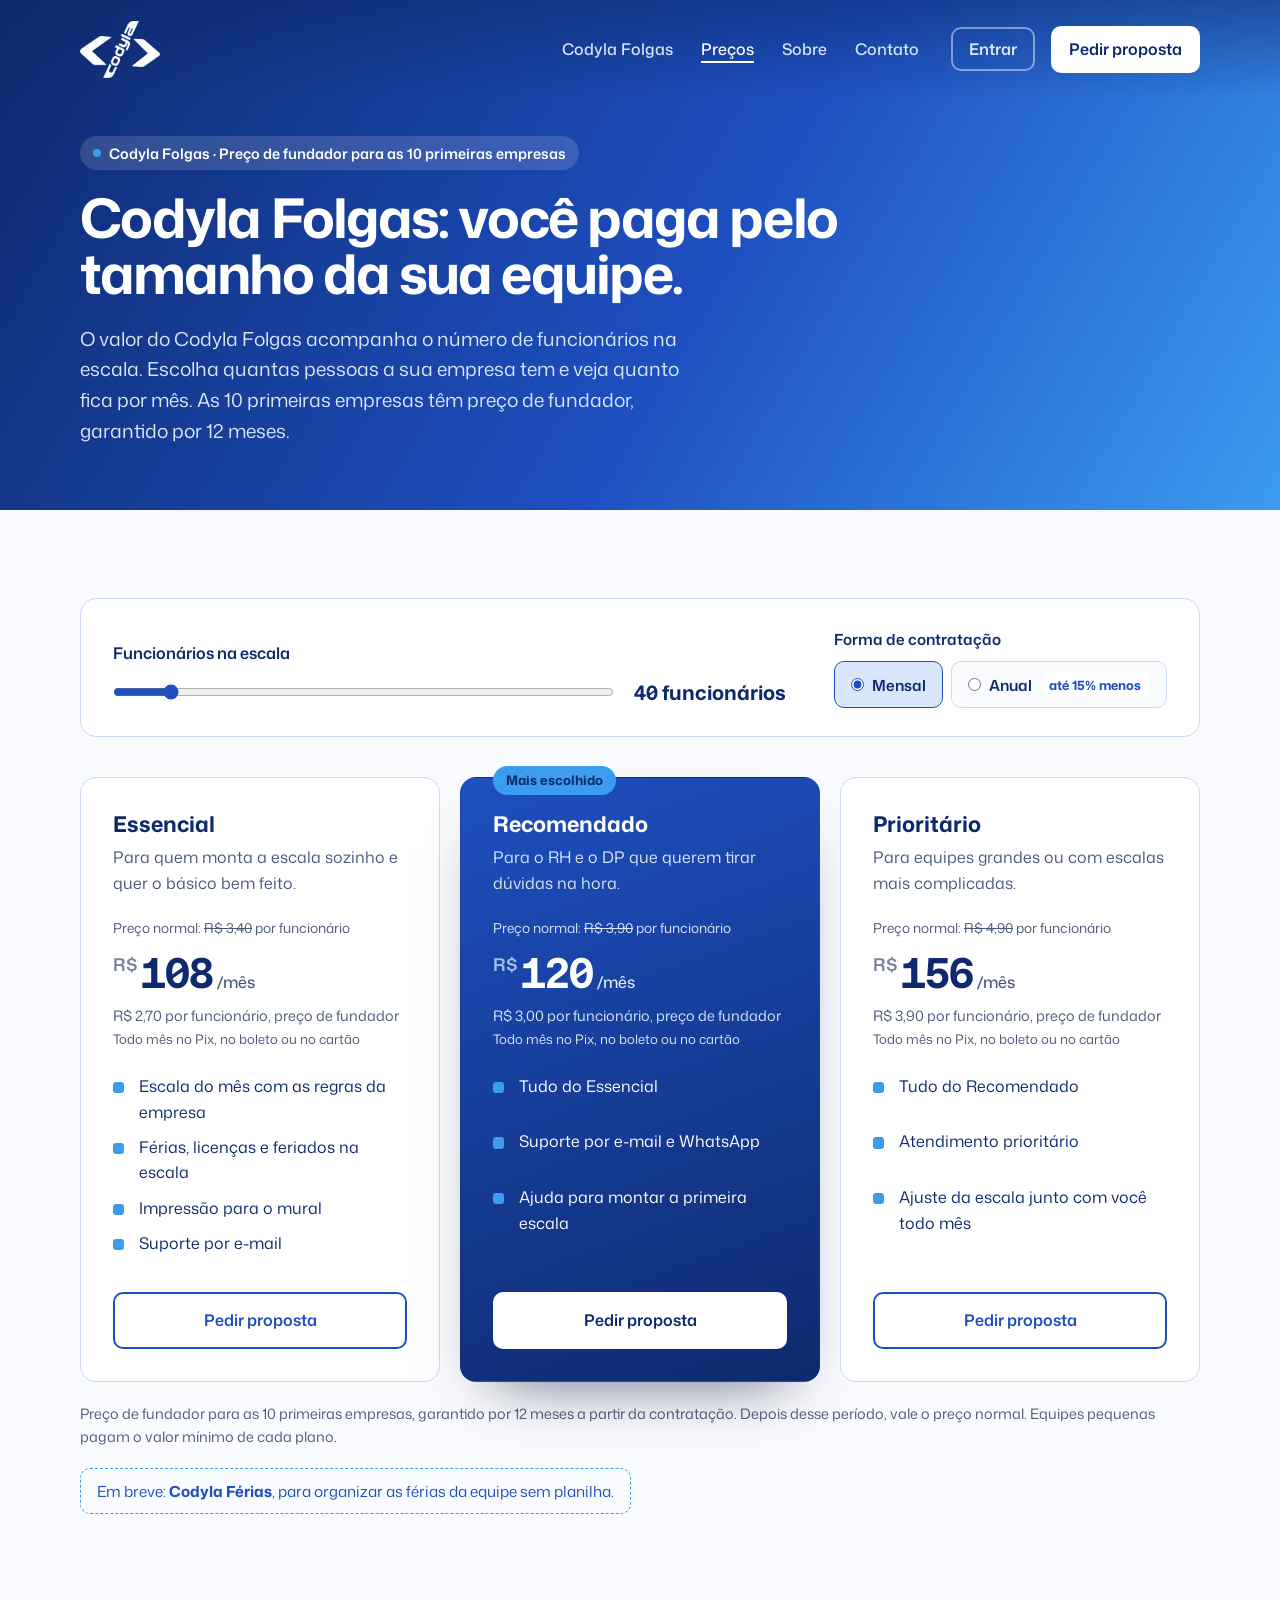
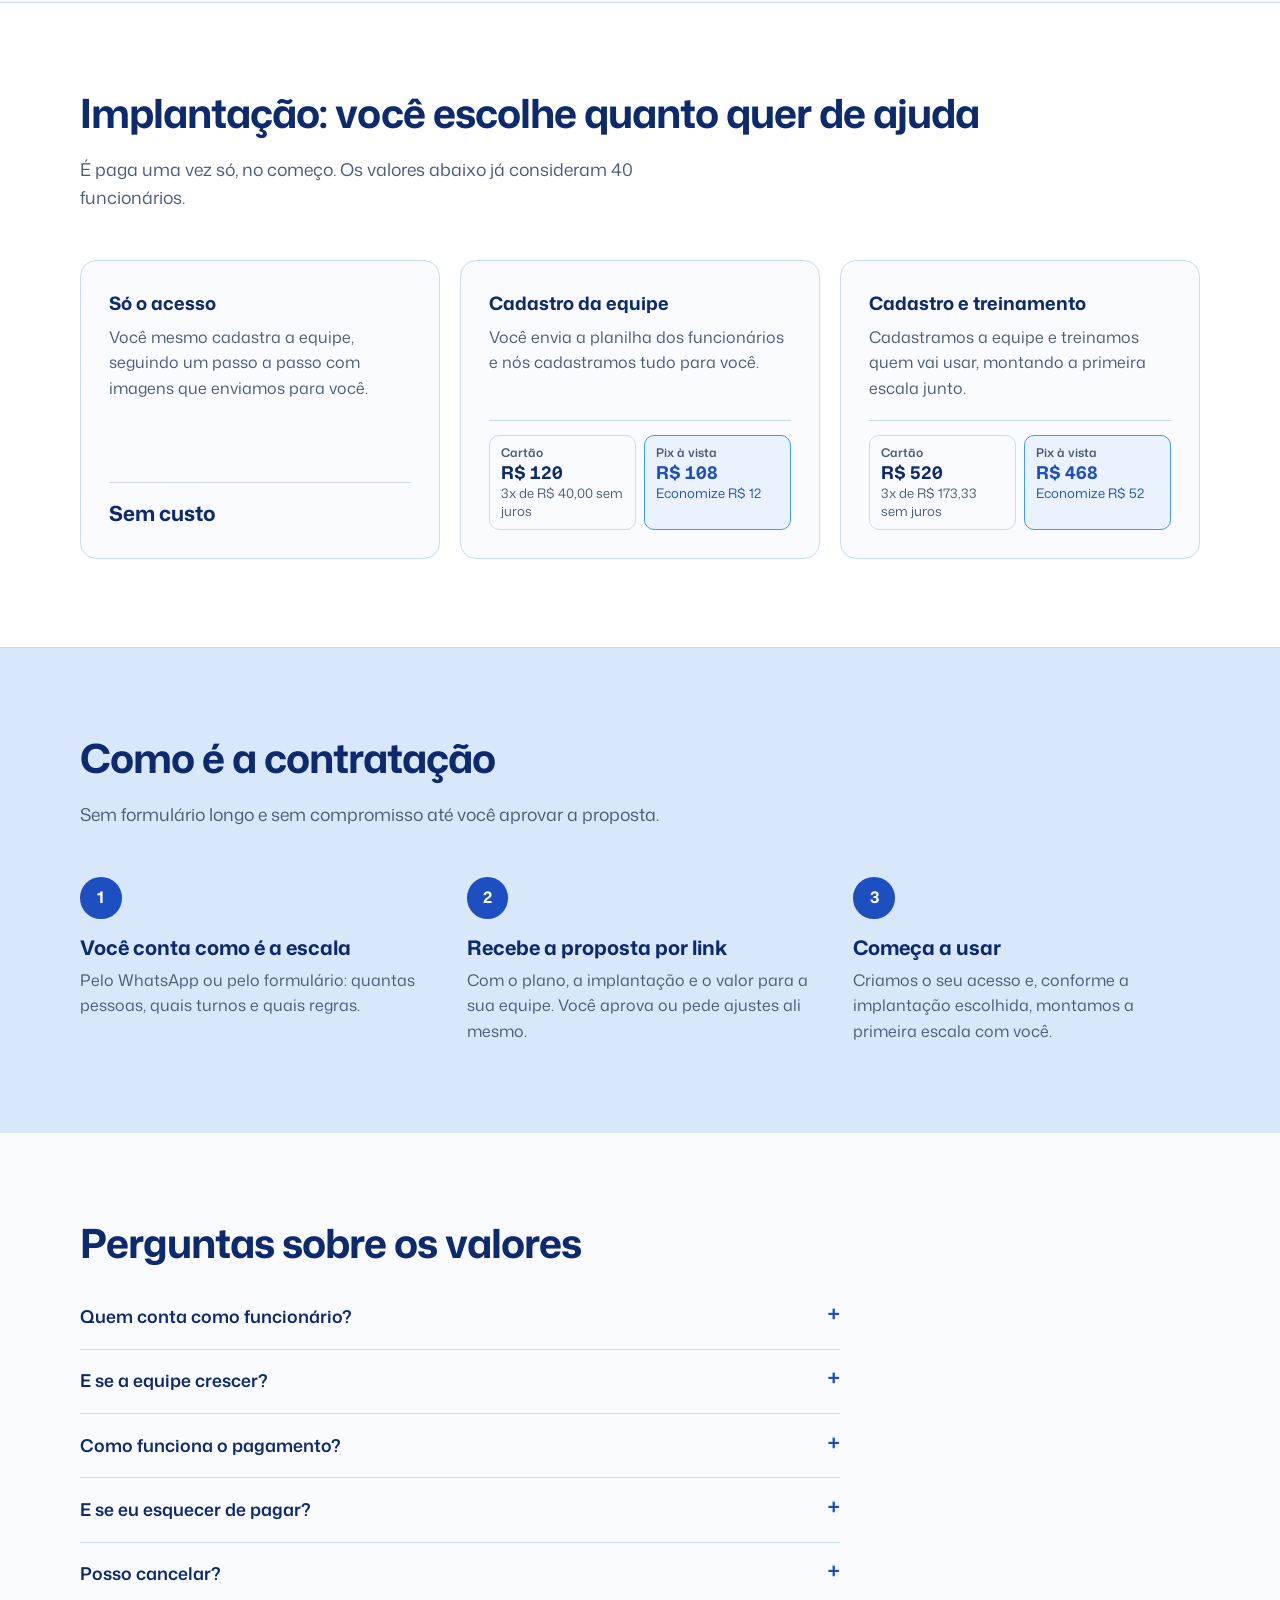
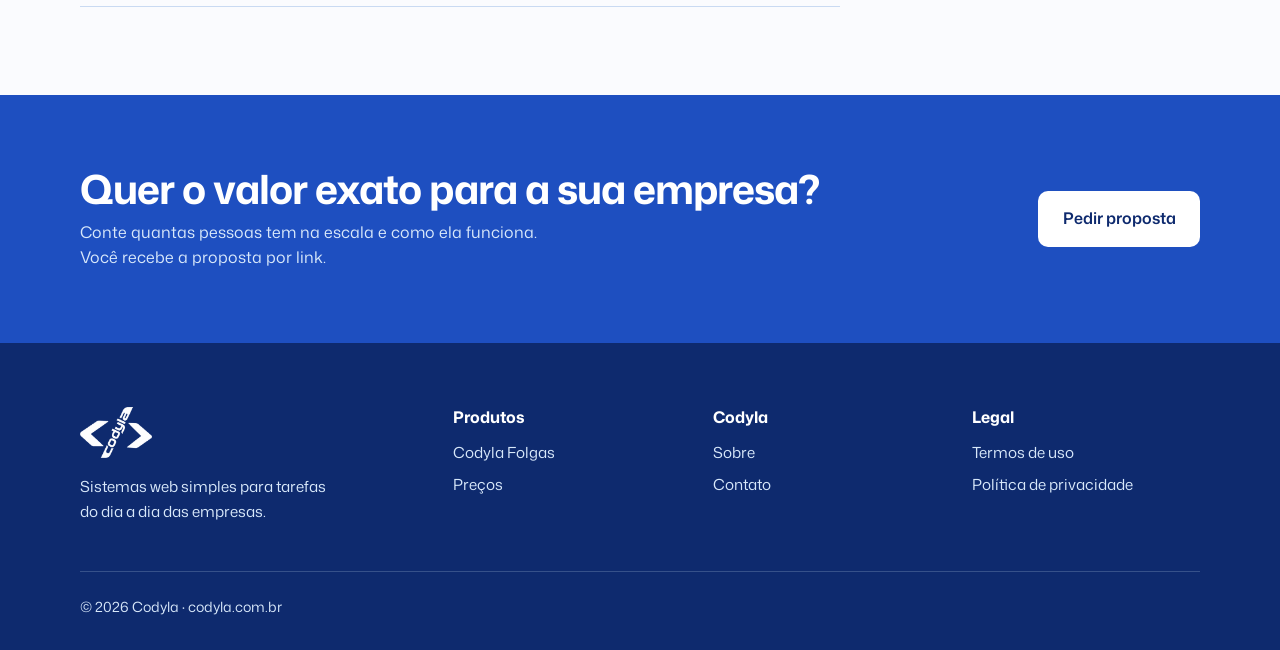
<file: precos.html>
<!DOCTYPE html>
<html lang="pt-BR">
<head>
<meta charset="UTF-8">
<meta name="viewport" content="width=device-width, initial-scale=1">
<title>Preços do Codyla Folgas · Planos por funcionário | Codyla</title>
<meta name="description" content="Planos do Codyla Folgas por número de funcionários na escala. Veja quanto custa para a sua equipe, no mensal ou no anual, e como funciona a implantação.">
<meta property="og:title" content="Preços do Codyla Folgas">
<meta property="og:description" content="Planos por número de funcionários na escala, no mensal ou no anual.">
<link rel="canonical" href="https://codyla.com.br/precos.html">
<meta property="og:type" content="website">
<meta property="og:url" content="https://codyla.com.br/precos.html">
<meta property="og:image" content="https://codyla.com.br/img/compartilhar.jpg">
<meta property="og:image:width" content="1200">
<meta property="og:image:height" content="630">
<meta property="og:locale" content="pt_BR">
<meta name="twitter:card" content="summary_large_image">
<link rel="icon" type="image/png" href="img/favicon.png">
<link rel="apple-touch-icon" href="img/apple-touch-icon.png">
<link rel="preload" href="fonts/mona-sans.woff2" as="font" type="font/woff2" crossorigin>
<link rel="stylesheet" href="css/estilo.css">
</head>
<body>

<header class="topo">
  <div class="container">
    <a href="index.html" class="logo"><img src="img/logo-branco.png" alt="Codyla, página inicial" width="480" height="342"></a>
    <button class="botao-menu" type="button" aria-expanded="false" aria-controls="navegacao">Menu</button>
    <div class="navegacao" id="navegacao">
      <nav aria-label="Principal">
        <ul class="menu">
          <li><a href="codyla-folgas.html">Codyla Folgas</a></li>
          <li><a href="precos.html" aria-current="page">Preços</a></li>
          <li><a href="index.html#sobre">Sobre</a></li>
          <li><a href="contato.html">Contato</a></li>
        </ul>
      </nav>
      <a class="link-entrar" href="https://app.codyla.com.br/login.html">Entrar</a>
      <a class="botao botao-claro botao-pequeno" href="contato.html?assunto=proposta">Pedir proposta</a>
    </div>
  </div>
</header>

<main>
  <section class="abertura abertura-curta" aria-labelledby="titulo">
    <div class="container">
      <span class="status">Codyla Folgas · Preço de fundador para as 10 primeiras empresas</span>
      <h1 id="titulo">Codyla Folgas: você paga pelo tamanho da sua equipe.</h1>
      <p>O valor do Codyla Folgas acompanha o número de funcionários na escala. Escolha quantas pessoas a sua empresa tem e veja quanto fica por mês. As 10 primeiras empresas têm preço de fundador, garantido por 12 meses.</p>
    </div>
  </section>

  <section aria-labelledby="titulo-planos">
    <div class="container">
      <div class="calculadora">
        <div class="calc-campo">
          <label for="funcionarios">Funcionários na escala</label>
          <div class="calc-numero">
            <input type="range" id="funcionarios" min="10" max="300" step="5" value="40" aria-describedby="funcionarios-valor">
            <output id="funcionarios-valor" for="funcionarios">40 funcionários</output>
          </div>
        </div>
        <fieldset class="calc-periodo">
          <legend>Forma de contratação</legend>
          <label><input type="radio" name="periodo" value="mensal" checked> Mensal</label>
          <label><input type="radio" name="periodo" value="anual"> Anual <span class="selo-desconto">até 15% menos</span></label>
        </fieldset>
      </div>

      <h2 id="titulo-planos" class="sr-only">Planos</h2>
      <div class="planos" id="planos">
        <article class="plano" data-por-funcionario="2.70" data-minimo="37" data-normal="3.40">
          <h3>Essencial</h3>
          <p class="plano-para">Para quem monta a escala sozinho e quer o básico bem feito.</p>
          <p class="plano-normal" data-normal-texto></p>
          <p class="plano-preco"><strong data-preco><span class="moeda">R$</span>108</strong><span>/mês</span></p>
          <p class="plano-pagamento" data-pagamento>R$ 2,70 por funcionário, cobrado todo mês</p>
          <ul class="plano-itens">
            <li>Escala do mês com as regras da empresa</li>
            <li>Férias, licenças e feriados na escala</li>
            <li>Impressão para o mural</li>
            <li>Suporte por e-mail</li>
          </ul>
          <a class="botao botao-contorno-escuro" href="contato.html?assunto=proposta">Pedir proposta</a>
        </article>

        <article class="plano plano-destaque" data-por-funcionario="3.00" data-minimo="47" data-normal="3.90">
          <span class="plano-selo">Mais escolhido</span>
          <h3>Recomendado</h3>
          <p class="plano-para">Para o RH e o DP que querem tirar dúvidas na hora.</p>
          <p class="plano-normal" data-normal-texto></p>
          <p class="plano-preco"><strong data-preco><span class="moeda">R$</span>120</strong><span>/mês</span></p>
          <p class="plano-pagamento" data-pagamento>R$ 3,00 por funcionário, cobrado todo mês</p>
          <ul class="plano-itens">
            <li>Tudo do Essencial</li>
            <li>Suporte por e-mail e WhatsApp</li>
            <li>Ajuda para montar a primeira escala</li>
          </ul>
          <a class="botao botao-claro" href="contato.html?assunto=proposta">Pedir proposta</a>
        </article>

        <article class="plano" data-por-funcionario="3.90" data-minimo="59" data-normal="4.90">
          <h3>Prioritário</h3>
          <p class="plano-para">Para equipes grandes ou com escalas mais complicadas.</p>
          <p class="plano-normal" data-normal-texto></p>
          <p class="plano-preco"><strong data-preco><span class="moeda">R$</span>156</strong><span>/mês</span></p>
          <p class="plano-pagamento" data-pagamento>R$ 3,90 por funcionário, cobrado todo mês</p>
          <ul class="plano-itens">
            <li>Tudo do Recomendado</li>
            <li>Atendimento prioritário</li>
            <li>Ajuste da escala junto com você todo mês</li>
          </ul>
          <a class="botao botao-contorno-escuro" href="contato.html?assunto=proposta">Pedir proposta</a>
        </article>
      </div>
      <p class="nota-exemplo">Preço de fundador para as 10 primeiras empresas, garantido por 12 meses a partir da contratação. Depois desse período, vale o preço normal. Equipes pequenas pagam o valor mínimo de cada plano.</p>
      <p class="em-breve-produto">Em breve: <strong>Codyla Férias</strong>, para organizar as férias da equipe sem planilha.</p>
    </div>
  </section>

  <section class="fundo-branco" aria-labelledby="titulo-implantacao">
    <div class="container">
      <h2 id="titulo-implantacao">Implantação: você escolhe quanto quer de ajuda</h2>
      <p class="intro">É paga uma vez só, no começo. Os valores abaixo já consideram <span data-func-texto>40 funcionários</span>.</p>
      <ul class="implantacao" id="implantacao">
        <li>
          <strong>Só o acesso</strong>
          <span>Você mesmo cadastra a equipe, seguindo um passo a passo com imagens que enviamos para você.</span>
          <p class="impl-preco"><b>Sem custo</b></p>
        </li>
        <li data-por-funcionario="3" data-fixo="0">
          <strong>Cadastro da equipe</strong>
          <span>Você envia a planilha dos funcionários e nós cadastramos tudo para você.</span>
          <p class="impl-preco" data-impl></p>
        </li>
        <li data-por-funcionario="3" data-fixo="400">
          <strong>Cadastro e treinamento</strong>
          <span>Cadastramos a equipe e treinamos quem vai usar, montando a primeira escala junto.</span>
          <p class="impl-preco" data-impl></p>
        </li>
      </ul>
    </div>
  </section>

  <section aria-labelledby="titulo-video" hidden>
    <div class="container video-grade">
      <div>
        <h2 id="titulo-video">Veja como funciona antes de decidir</h2>
        <p class="intro">Em poucos minutos, o Flávio, fundador do Codyla, mostra uma escala sendo montada do começo ao fim: o cadastro, as regras e a escala pronta para imprimir.</p>
      </div>
      <figure class="video-moldura" aria-label="Vídeo de apresentação do Codyla Folgas, em gravação">
        <div class="video-play" aria-hidden="true"><svg viewBox="0 0 24 24" width="30" height="30"><path d="M8 5v14l11-7z" fill="currentColor"/></svg></div>
        <figcaption>Vídeo em gravação</figcaption>
      </figure>
    </div>
  </section>

  <section class="fundo-gelo" aria-labelledby="titulo-contratar">
    <div class="container">
      <h2 id="titulo-contratar">Como é a contratação</h2>
      <p class="intro">Sem formulário longo e sem compromisso até você aprovar a proposta.</p>
      <ol class="passos">
        <li><h3>Você conta como é a escala</h3><p>Pelo WhatsApp ou pelo formulário: quantas pessoas, quais turnos e quais regras.</p></li>
        <li><h3>Recebe a proposta por link</h3><p>Com o plano, a implantação e o valor para a sua equipe. Você aprova ou pede ajustes ali mesmo.</p></li>
        <li><h3>Começa a usar</h3><p>Criamos o seu acesso e, conforme a implantação escolhida, montamos a primeira escala com você.</p></li>
      </ol>
    </div>
  </section>

  <section aria-labelledby="titulo-perguntas">
    <div class="container">
      <h2 id="titulo-perguntas">Perguntas sobre os valores</h2>
      <div class="perguntas">
        <details>
          <summary>Quem conta como funcionário?</summary>
          <p>Cada pessoa que aparece na escala do mês. Quem foi desligado deixa de contar a partir do mês seguinte.</p>
        </details>
        <details>
          <summary>E se a equipe crescer?</summary>
          <p>O valor acompanha o número de pessoas na escala. Se a equipe crescer ou diminuir, o valor do mês seguinte é ajustado.</p>
        </details>
        <details>
          <summary>Como funciona o pagamento?</summary>
          <p>O plano mensal vence no dia 10 de cada mês e pode ser pago no Pix, no boleto ou no cartão. Com o cartão cadastrado, a cobrança é automática e você não precisa se lembrar. O anual tem 10% de desconto em até 12 vezes sem juros no cartão, ou 15% à vista no Pix. A implantação pode ser parcelada em até 3 vezes sem juros no cartão ou paga à vista no Pix, com 10% de desconto.</p>
        </details>
        <details>
          <summary>E se eu esquecer de pagar?</summary>
          <p>Você recebe lembretes antes e depois do vencimento. Se o pagamento atrasar mais de 10 dias, o acesso é suspenso até a regularização. Nenhum dado é apagado: assim que o pagamento é confirmado, o acesso volta exatamente como estava. Depois de 90 dias sem pagamento, o contrato é encerrado: você ainda tem 30 dias para pedir uma cópia dos dados, e depois eles são excluídos, conforme os <a href="termos.html">Termos de uso</a>.</p>
        </details>
        <details>
          <summary>Posso cancelar?</summary>
          <p>Sim. No plano mensal, você cancela quando quiser, com 30 dias de aviso e sem multa. O mês já pago não é devolvido.</p>
        </details>
      </div>
    </div>
  </section>

  <section class="chamada" aria-labelledby="titulo-chamada">
    <div class="container">
      <div>
        <h2 id="titulo-chamada">Quer o valor exato para a sua empresa?</h2>
        <p>Conte quantas pessoas tem na escala e como ela funciona. Você recebe a proposta por link.</p>
      </div>
      <a class="botao botao-claro" href="contato.html?assunto=proposta">Pedir proposta</a>
    </div>
  </section>
</main>

<footer>
  <div class="container">
    <div class="rodape-grade">
      <div>
        <img src="img/logo-branco.png" alt="Codyla" width="480" height="342">
        <p>Sistemas web simples para tarefas do dia a dia das empresas.</p>
      </div>
      <div>
        <h3>Produtos</h3>
        <ul>
          <li><a href="codyla-folgas.html">Codyla Folgas</a></li>
          <li><a href="precos.html">Preços</a></li>
        </ul>
      </div>
      <div>
        <h3>Codyla</h3>
        <ul>
          <li><a href="index.html#sobre">Sobre</a></li>
          <li><a href="contato.html">Contato</a></li>
        </ul>
      </div>
      <div>
        <h3>Legal</h3>
        <ul>
          <li><a href="termos.html">Termos de uso</a></li>
          <li><a href="privacidade.html">Política de privacidade</a></li>
        </ul>
      </div>
    </div>
    <div class="rodape-base">© <span class="ano">2026</span> Codyla · codyla.com.br</div>
  </div>
</footer>

<script src="js/site.js"></script>
<script src="js/precos.js"></script>
</body>
</html>
</file>
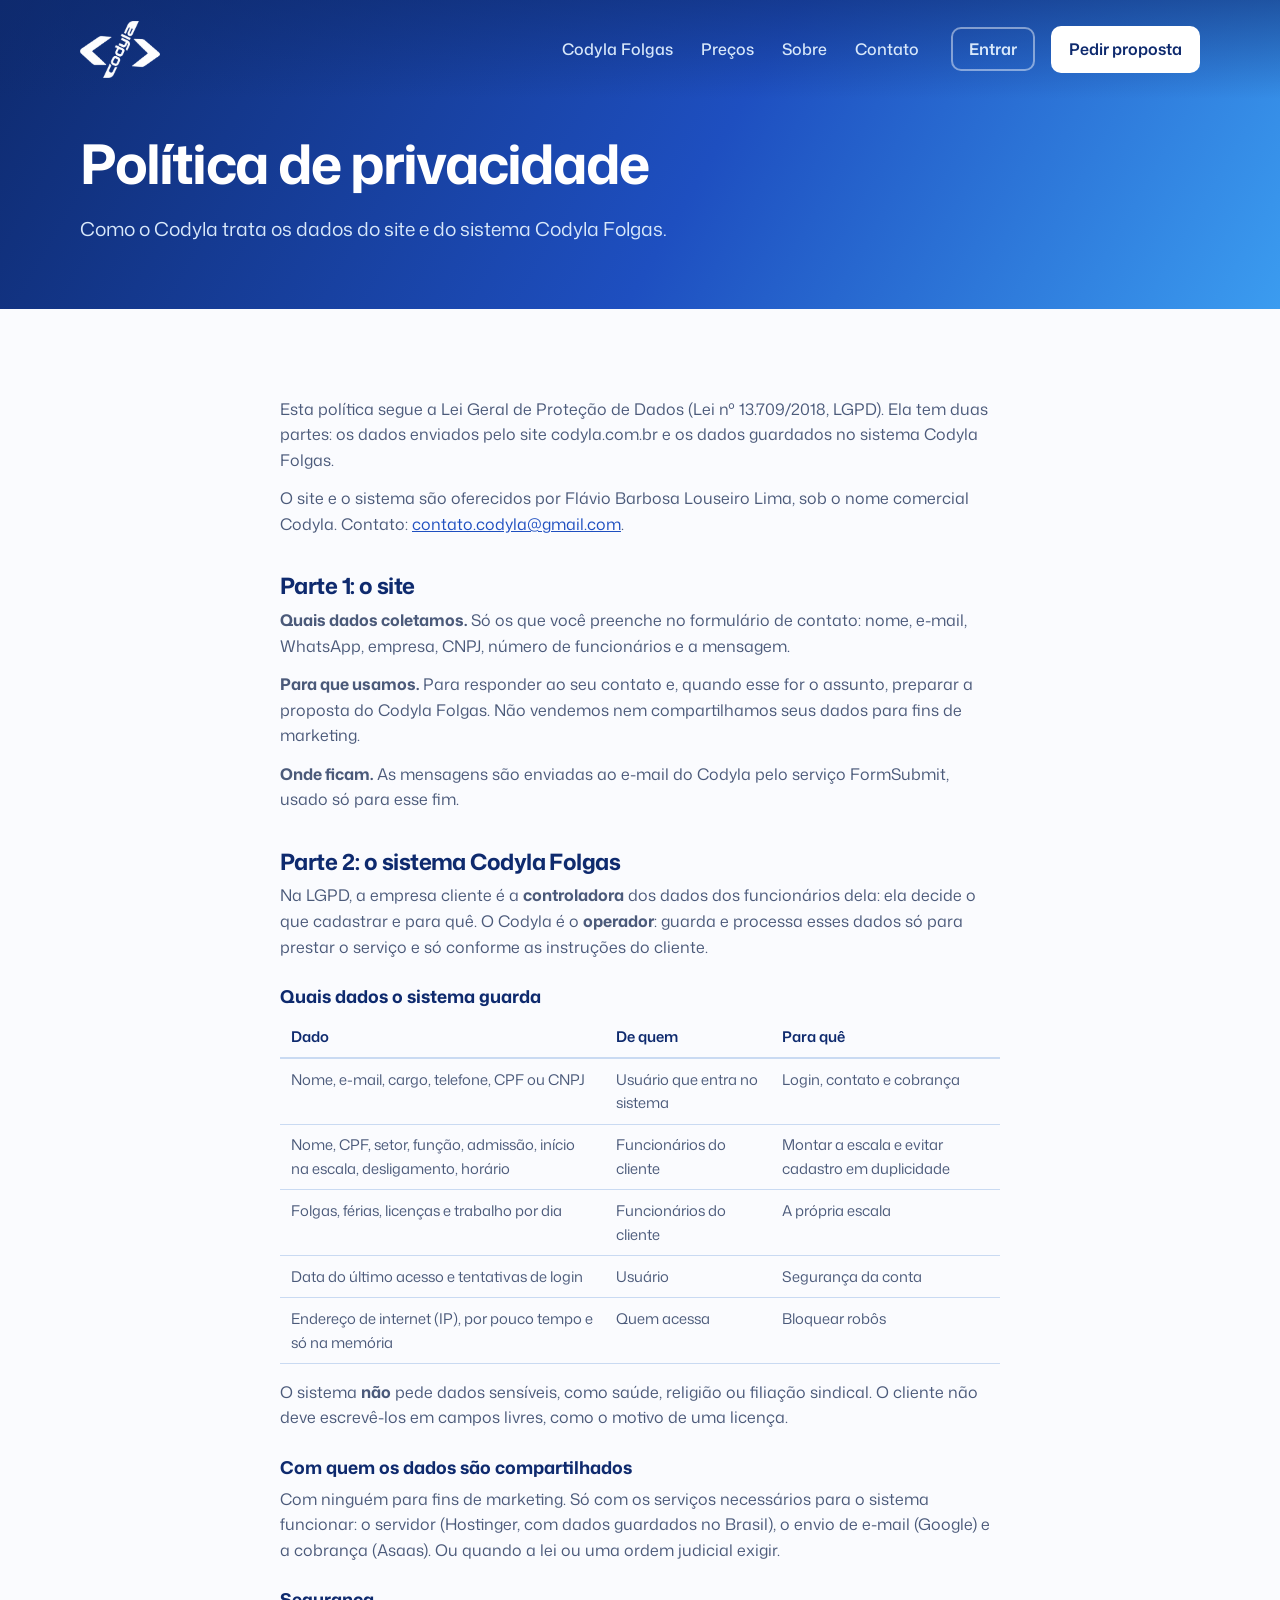
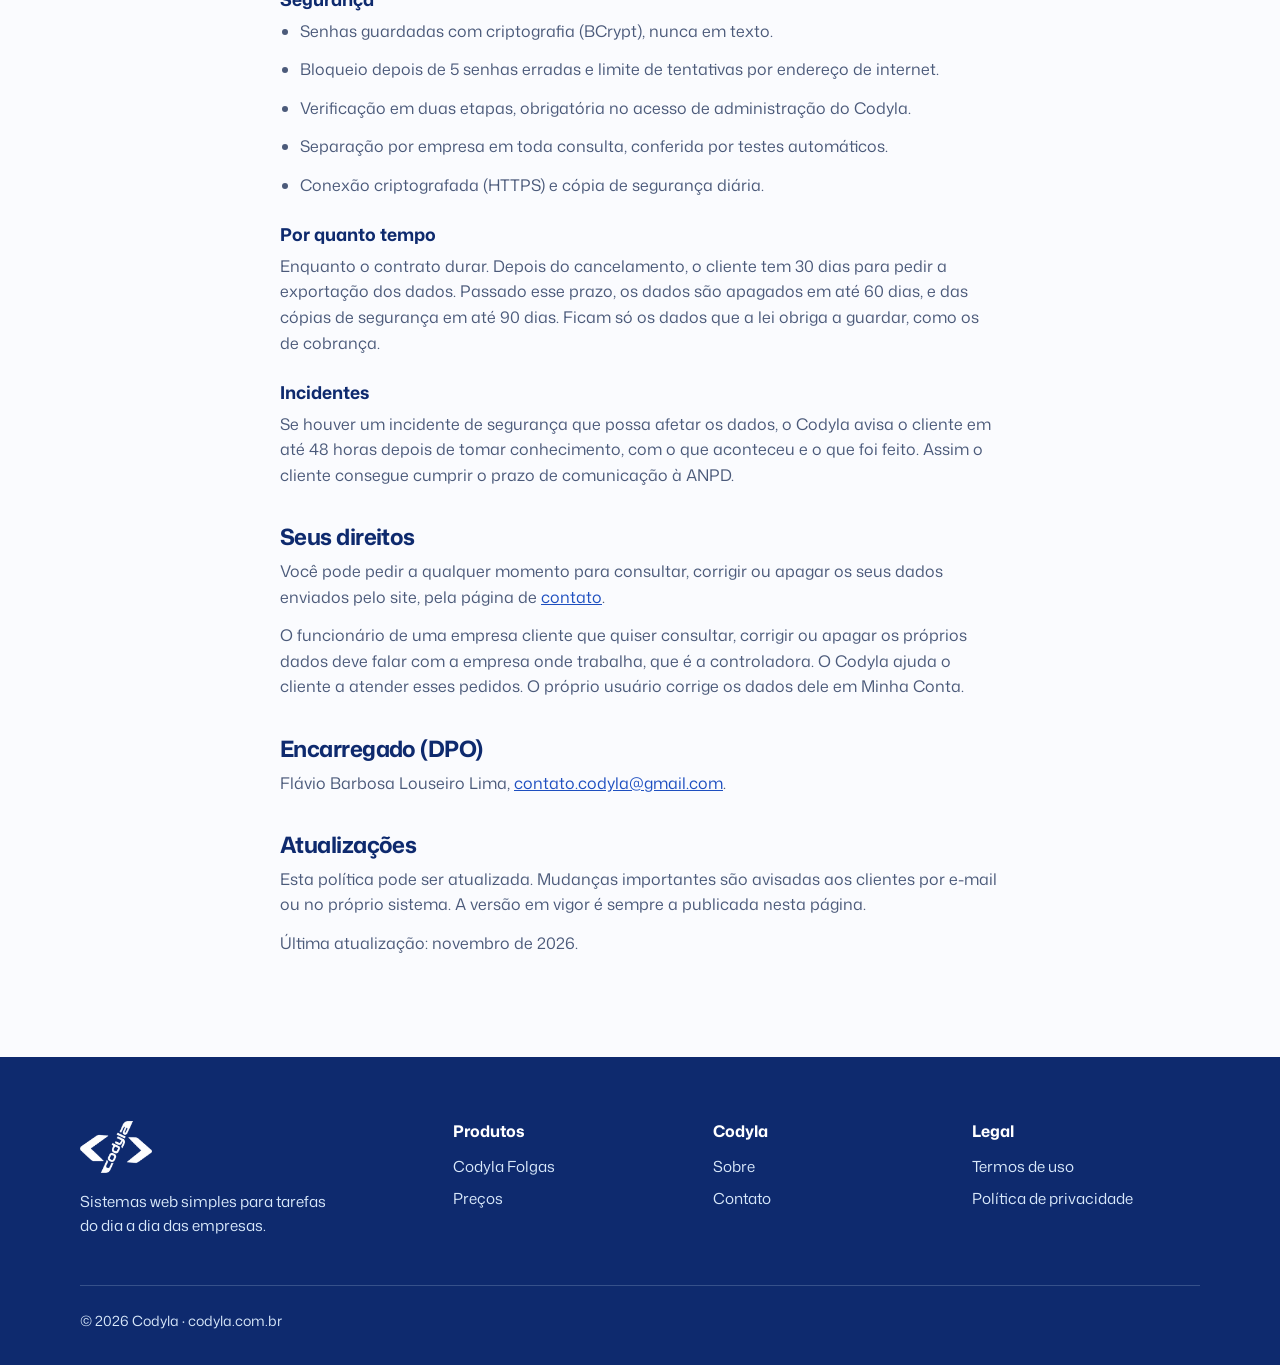
<file: privacidade.html>
<!DOCTYPE html>
<html lang="pt-BR">
<head>
<meta charset="UTF-8">
<meta name="viewport" content="width=device-width, initial-scale=1">
<title>Política de privacidade | Codyla</title>
<meta name="description" content="Como o Codyla trata os dados do site e do sistema Codyla Folgas.">
<meta property="og:title" content="Política de privacidade | Codyla">
<meta property="og:description" content="Como o Codyla trata os dados do site e do sistema Codyla Folgas.">
<link rel="canonical" href="https://codyla.com.br/privacidade.html">
<meta property="og:type" content="website">
<meta property="og:url" content="https://codyla.com.br/privacidade.html">
<meta property="og:image" content="https://codyla.com.br/img/compartilhar.jpg">
<meta property="og:image:width" content="1200">
<meta property="og:image:height" content="630">
<meta property="og:locale" content="pt_BR">
<meta name="twitter:card" content="summary_large_image">
<link rel="icon" type="image/png" href="img/favicon.png">
<link rel="apple-touch-icon" href="img/apple-touch-icon.png">
<link rel="preload" href="fonts/mona-sans.woff2" as="font" type="font/woff2" crossorigin>
<link rel="stylesheet" href="css/estilo.css">
</head>
<body>

<header class="topo">
  <div class="container">
    <a href="index.html" class="logo"><img src="img/logo-branco.png" alt="Codyla, página inicial" width="480" height="342"></a>
    <button class="botao-menu" type="button" aria-expanded="false" aria-controls="navegacao">Menu</button>
    <div class="navegacao" id="navegacao">
      <nav aria-label="Principal">
        <ul class="menu">
          <li><a href="codyla-folgas.html">Codyla Folgas</a></li>
          <li><a href="precos.html">Preços</a></li>
          <li><a href="index.html#sobre">Sobre</a></li>
          <li><a href="contato.html">Contato</a></li>
        </ul>
      </nav>
      <a class="link-entrar" href="https://app.codyla.com.br/login.html">Entrar</a>
      <a class="botao botao-claro botao-pequeno" href="contato.html?assunto=proposta">Pedir proposta</a>
    </div>
  </div>
</header>

<main>
  <section class="abertura abertura-curta" aria-labelledby="titulo">
    <div class="container">
      <h1 id="titulo">Política de privacidade</h1>
      <p>Como o Codyla trata os dados do site e do sistema Codyla Folgas.</p>
    </div>
  </section>

  <section>
    <div class="container texto-longo">
      <p>Esta política segue a Lei Geral de Proteção de Dados (Lei nº 13.709/2018, LGPD). Ela tem duas partes: os dados enviados pelo site codyla.com.br e os dados guardados no sistema Codyla Folgas.</p>
      <p>O site e o sistema são oferecidos por Flávio Barbosa Louseiro Lima, sob o nome comercial Codyla. Contato: <a href="mailto:contato.codyla@gmail.com">contato.codyla@gmail.com</a>.</p>

      <h2>Parte 1: o site</h2>
      <p><strong>Quais dados coletamos.</strong> Só os que você preenche no formulário de contato: nome, e-mail, WhatsApp, empresa, CNPJ, número de funcionários e a mensagem.</p>
      <p><strong>Para que usamos.</strong> Para responder ao seu contato e, quando esse for o assunto, preparar a proposta do Codyla Folgas. Não vendemos nem compartilhamos seus dados para fins de marketing.</p>
      <p><strong>Onde ficam.</strong> As mensagens são enviadas ao e-mail do Codyla pelo serviço FormSubmit, usado só para esse fim.</p>

      <h2>Parte 2: o sistema Codyla Folgas</h2>
      <p>Na LGPD, a empresa cliente é a <strong>controladora</strong> dos dados dos funcionários dela: ela decide o que cadastrar e para quê. O Codyla é o <strong>operador</strong>: guarda e processa esses dados só para prestar o serviço e só conforme as instruções do cliente.</p>

      <h3>Quais dados o sistema guarda</h3>
      <div class="tabela-rolagem">
      <table>
        <thead><tr><th>Dado</th><th>De quem</th><th>Para quê</th></tr></thead>
        <tbody>
          <tr><td>Nome, e-mail, cargo, telefone, CPF ou CNPJ</td><td>Usuário que entra no sistema</td><td>Login, contato e cobrança</td></tr>
          <tr><td>Nome, CPF, setor, função, admissão, início na escala, desligamento, horário</td><td>Funcionários do cliente</td><td>Montar a escala e evitar cadastro em duplicidade</td></tr>
          <tr><td>Folgas, férias, licenças e trabalho por dia</td><td>Funcionários do cliente</td><td>A própria escala</td></tr>
          <tr><td>Data do último acesso e tentativas de login</td><td>Usuário</td><td>Segurança da conta</td></tr>
          <tr><td>Endereço de internet (IP), por pouco tempo e só na memória</td><td>Quem acessa</td><td>Bloquear robôs</td></tr>
        </tbody>
      </table>
      </div>
      <p>O sistema <strong>não</strong> pede dados sensíveis, como saúde, religião ou filiação sindical. O cliente não deve escrevê-los em campos livres, como o motivo de uma licença.</p>

      <h3>Com quem os dados são compartilhados</h3>
      <p>Com ninguém para fins de marketing. Só com os serviços necessários para o sistema funcionar: o servidor (Hostinger, com dados guardados no Brasil), o envio de e-mail (Google) e a cobrança (Asaas). Ou quando a lei ou uma ordem judicial exigir.</p>

      <h3>Segurança</h3>
      <ul>
        <li>Senhas guardadas com criptografia (BCrypt), nunca em texto.</li>
        <li>Bloqueio depois de 5 senhas erradas e limite de tentativas por endereço de internet.</li>
        <li>Verificação em duas etapas, obrigatória no acesso de administração do Codyla.</li>
        <li>Separação por empresa em toda consulta, conferida por testes automáticos.</li>
        <li>Conexão criptografada (HTTPS) e cópia de segurança diária.</li>
      </ul>

      <h3>Por quanto tempo</h3>
      <p>Enquanto o contrato durar. Depois do cancelamento, o cliente tem 30 dias para pedir a exportação dos dados. Passado esse prazo, os dados são apagados em até 60 dias, e das cópias de segurança em até 90 dias. Ficam só os dados que a lei obriga a guardar, como os de cobrança.</p>

      <h3>Incidentes</h3>
      <p>Se houver um incidente de segurança que possa afetar os dados, o Codyla avisa o cliente em até 48 horas depois de tomar conhecimento, com o que aconteceu e o que foi feito. Assim o cliente consegue cumprir o prazo de comunicação à ANPD.</p>

      <h2>Seus direitos</h2>
      <p>Você pode pedir a qualquer momento para consultar, corrigir ou apagar os seus dados enviados pelo site, pela página de <a href="contato.html?assunto=outro">contato</a>.</p>
      <p>O funcionário de uma empresa cliente que quiser consultar, corrigir ou apagar os próprios dados deve falar com a empresa onde trabalha, que é a controladora. O Codyla ajuda o cliente a atender esses pedidos. O próprio usuário corrige os dados dele em Minha Conta.</p>

      <h2>Encarregado (DPO)</h2>
      <p>Flávio Barbosa Louseiro Lima, <a href="mailto:contato.codyla@gmail.com">contato.codyla@gmail.com</a>.</p>

      <h2>Atualizações</h2>
      <p>Esta política pode ser atualizada. Mudanças importantes são avisadas aos clientes por e-mail ou no próprio sistema. A versão em vigor é sempre a publicada nesta página.</p>
      <p>Última atualização: novembro de 2026.</p>
    </div>
  </section>
</main>

<footer>
  <div class="container">
    <div class="rodape-grade">
      <div>
        <img src="img/logo-branco.png" alt="Codyla" width="480" height="342">
        <p>Sistemas web simples para tarefas do dia a dia das empresas.</p>
      </div>
      <div>
        <h3>Produtos</h3>
        <ul>
          <li><a href="codyla-folgas.html">Codyla Folgas</a></li>
          <li><a href="precos.html">Preços</a></li>
        </ul>
      </div>
      <div>
        <h3>Codyla</h3>
        <ul>
          <li><a href="index.html#sobre">Sobre</a></li>
          <li><a href="contato.html">Contato</a></li>
        </ul>
      </div>
      <div>
        <h3>Legal</h3>
        <ul>
          <li><a href="termos.html">Termos de uso</a></li>
          <li><a href="privacidade.html">Política de privacidade</a></li>
        </ul>
      </div>
    </div>
    <div class="rodape-base">© <span class="ano">2026</span> Codyla · codyla.com.br</div>
  </div>
</footer>

<script src="js/site.js"></script>
</body>
</html>
</file>
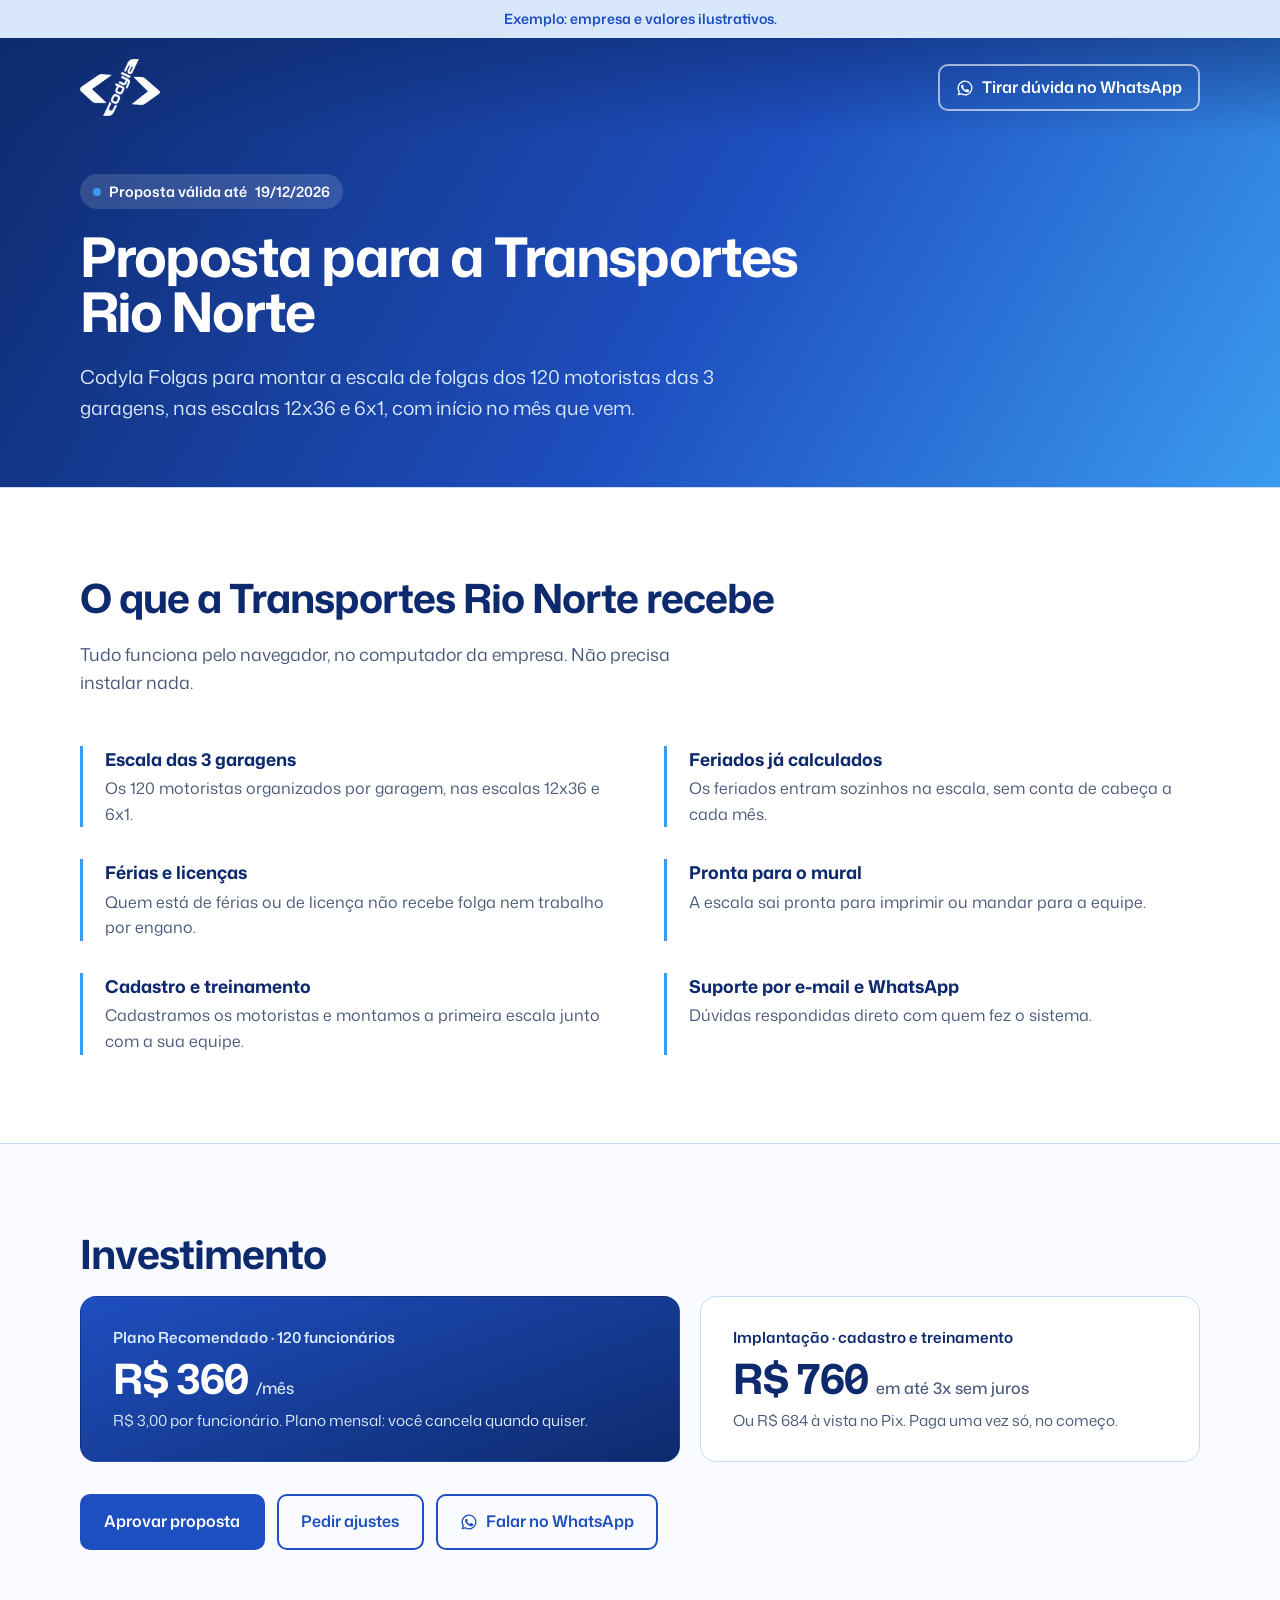
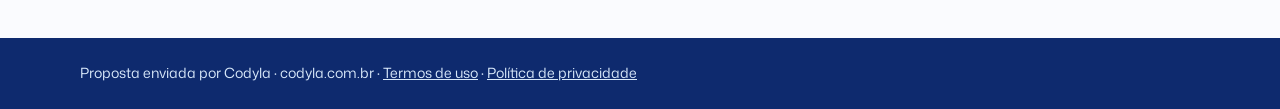
<file: proposta-exemplo.html>
<!DOCTYPE html>
<html lang="pt-BR">
<head>
<meta charset="UTF-8">
<meta name="viewport" content="width=device-width, initial-scale=1">
<title>Proposta para Transportes Rio Norte · Codyla Folgas</title>
<meta name="robots" content="noindex, nofollow">
<meta property="og:title" content="Proposta para Transportes Rio Norte · Codyla Folgas">
<meta property="og:description" content="Codyla Folgas: a escala de folgas da sua equipe pronta em minutos.">
<link rel="canonical" href="https://codyla.com.br/proposta-exemplo.html">
<meta property="og:type" content="website">
<meta property="og:url" content="https://codyla.com.br/proposta-exemplo.html">
<meta property="og:image" content="https://codyla.com.br/img/compartilhar.jpg">
<meta property="og:image:width" content="1200">
<meta property="og:image:height" content="630">
<meta property="og:locale" content="pt_BR">
<meta name="twitter:card" content="summary_large_image">
<link rel="icon" type="image/png" href="img/favicon.png">
<link rel="apple-touch-icon" href="img/apple-touch-icon.png">
<link rel="preload" href="fonts/mona-sans.woff2" as="font" type="font/woff2" crossorigin>
<link rel="stylesheet" href="css/estilo.css">
</head>
<body>

<p class="faixa-exemplo">Exemplo: empresa e valores ilustrativos.</p>

<header class="topo topo-proposta">
  <div class="container">
    <a href="index.html" class="logo"><img src="img/logo-branco.png" alt="Codyla, página inicial" width="480" height="342"></a>
    <a class="botao botao-contorno botao-pequeno botao-zap" data-whatsapp href="contato.html">
      <svg viewBox="0 0 24 24" width="18" height="18" aria-hidden="true"><path fill="currentColor" d="M12 2a10 10 0 0 0-8.6 15.1L2 22l5-1.3A10 10 0 1 0 12 2Zm0 18.2a8.2 8.2 0 0 1-4.2-1.2l-.3-.2-3 .8.8-2.9-.2-.3A8.2 8.2 0 1 1 12 20.2Zm4.5-6.1c-.2-.1-1.5-.7-1.7-.8-.2-.1-.4-.1-.6.1l-.8 1c-.1.2-.3.2-.5.1a6.7 6.7 0 0 1-3.3-2.9c-.2-.4.2-.4.7-1.3.1-.2 0-.3 0-.4l-.8-1.8c-.2-.5-.4-.4-.6-.4h-.5a1 1 0 0 0-.7.3 3 3 0 0 0-.9 2.2 5.2 5.2 0 0 0 1.1 2.8 11.9 11.9 0 0 0 4.6 4c1.7.7 2.4.8 3.2.7a2.8 2.8 0 0 0 1.8-1.3 2.3 2.3 0 0 0 .2-1.3c-.1-.1-.2-.2-.5-.3Z"/></svg>
      Tirar dúvida no WhatsApp
    </a>
  </div>
</header>

<main>
  <section class="abertura abertura-curta abertura-proposta" aria-labelledby="titulo">
    <div class="container">
      <span class="status">Proposta válida até <span data-validade>11/12/2026</span></span>
      <h1 id="titulo">Proposta para a Transportes Rio Norte</h1>
      <p>Codyla Folgas para montar a escala de folgas dos 120 motoristas das 3 garagens, nas escalas 12x36 e 6x1, com início no mês que vem.</p>
    </div>
  </section>

  <section aria-labelledby="titulo-video" hidden>
    <div class="container video-grade">
      <div>
        <h2 id="titulo-video">Antes de tudo, veja como funciona</h2>
        <p class="intro">Em poucos minutos, o Flávio mostra uma escala sendo montada do começo ao fim, do cadastro da equipe até a escala impressa para o mural.</p>
      </div>
      <figure class="video-moldura" aria-label="Vídeo de apresentação do Codyla Folgas, em gravação">
        <div class="video-play" aria-hidden="true"><svg viewBox="0 0 24 24" width="30" height="30"><path d="M8 5v14l11-7z" fill="currentColor"/></svg></div>
        <figcaption>Vídeo em gravação</figcaption>
      </figure>
    </div>
  </section>

  <section class="fundo-branco" aria-labelledby="titulo-recebe">
    <div class="container">
      <h2 id="titulo-recebe">O que a Transportes Rio Norte recebe</h2>
      <p class="intro">Tudo funciona pelo navegador, no computador da empresa. Não precisa instalar nada.</p>
      <ul class="recursos">
        <li><strong>Escala das 3 garagens</strong><span>Os 120 motoristas organizados por garagem, nas escalas 12x36 e 6x1.</span></li>
        <li><strong>Feriados já calculados</strong><span>Os feriados entram sozinhos na escala, sem conta de cabeça a cada mês.</span></li>
        <li><strong>Férias e licenças</strong><span>Quem está de férias ou de licença não recebe folga nem trabalho por engano.</span></li>
        <li><strong>Pronta para o mural</strong><span>A escala sai pronta para imprimir ou mandar para a equipe.</span></li>
        <li><strong>Cadastro e treinamento</strong><span>Cadastramos os motoristas e montamos a primeira escala junto com a sua equipe.</span></li>
        <li><strong>Suporte por e-mail e WhatsApp</strong><span>Dúvidas respondidas direto com quem fez o sistema.</span></li>
      </ul>
    </div>
  </section>

  <section aria-labelledby="titulo-valor" id="decisao">
    <div class="container">
      <h2 id="titulo-valor">Investimento</h2>
      <div class="proposta-valores">
        <div class="valor-bloco valor-principal">
          <span class="valor-rotulo">Plano Recomendado · 120 funcionários</span>
          <p class="valor-numero"><strong>R$ 360</strong><span>/mês</span></p>
          <p class="valor-detalhe">R$ 3,00 por funcionário. Plano mensal: você cancela quando quiser.</p>
        </div>
        <div class="valor-bloco">
          <span class="valor-rotulo">Implantação · cadastro e treinamento</span>
          <p class="valor-numero"><strong>R$ 760</strong><span>em até 3x sem juros</span></p>
          <p class="valor-detalhe">Ou R$ 684 à vista no Pix. Paga uma vez só, no começo.</p>
        </div>
      </div>

      <div class="proposta-acoes" data-acoes>
        <button class="botao botao-escuro" type="button" data-aprovar>Aprovar proposta</button>
        <button class="botao botao-contorno-escuro" type="button" data-ajustes aria-expanded="false" aria-controls="form-ajustes">Pedir ajustes</button>
        <a class="botao botao-contorno-escuro botao-zap" data-whatsapp href="contato.html">
          <svg viewBox="0 0 24 24" width="18" height="18" aria-hidden="true"><path fill="currentColor" d="M12 2a10 10 0 0 0-8.6 15.1L2 22l5-1.3A10 10 0 1 0 12 2Zm0 18.2a8.2 8.2 0 0 1-4.2-1.2l-.3-.2-3 .8.8-2.9-.2-.3A8.2 8.2 0 1 1 12 20.2Zm4.5-6.1c-.2-.1-1.5-.7-1.7-.8-.2-.1-.4-.1-.6.1l-.8 1c-.1.2-.3.2-.5.1a6.7 6.7 0 0 1-3.3-2.9c-.2-.4.2-.4.7-1.3.1-.2 0-.3 0-.4l-.8-1.8c-.2-.5-.4-.4-.6-.4h-.5a1 1 0 0 0-.7.3 3 3 0 0 0-.9 2.2 5.2 5.2 0 0 0 1.1 2.8 11.9 11.9 0 0 0 4.6 4c1.7.7 2.4.8 3.2.7a2.8 2.8 0 0 0 1.8-1.3 2.3 2.3 0 0 0 .2-1.3c-.1-.1-.2-.2-.5-.3Z"/></svg>
          Falar no WhatsApp
        </a>
      </div>

      <form class="form-ajustes" id="form-ajustes" hidden>
        <label>O que você quer ajustar?
          <textarea name="ajuste" required placeholder="Por exemplo: começar só com uma garagem, ou fazer o cadastro por conta própria."></textarea>
        </label>
        <button class="botao botao-escuro" type="submit">Enviar pedido de ajuste</button>
      </form>
      <p class="aviso-proposta" data-aviso role="status" hidden></p>

      <div class="proximos-passos" data-aprovada hidden tabindex="-1">
        <span class="status">Proposta aprovada</span>
        <h2>Obrigado! Veja os próximos passos.</h2>
        <ol class="etapas">
          <li><strong>Hoje: seu acesso</strong>O Flávio cria o acesso da Transportes Rio Norte, e você recebe um e-mail de boas-vindas com o link e a senha.</li>
          <li><strong>Cadastro da equipe</strong>Você envia a planilha dos motoristas e nós cadastramos tudo nas 3 garagens.</li>
          <li><strong>Primeira escala pronta</strong>Montamos juntos a escala do primeiro mês e treinamos quem vai usar no dia a dia.</li>
        </ol>
        <a class="botao botao-escuro botao-zap" data-whatsapp href="contato.html">Falar com o Flávio no WhatsApp</a>
      </div>
    </div>
  </section>
</main>

<footer class="rodape-proposta">
  <div class="container">
    <div class="rodape-base">Proposta enviada por Codyla · codyla.com.br · <a href="termos.html">Termos de uso</a> · <a href="privacidade.html">Política de privacidade</a></div>
  </div>
</footer>

<script src="js/proposta.js"></script>
</body>
</html>
</file>
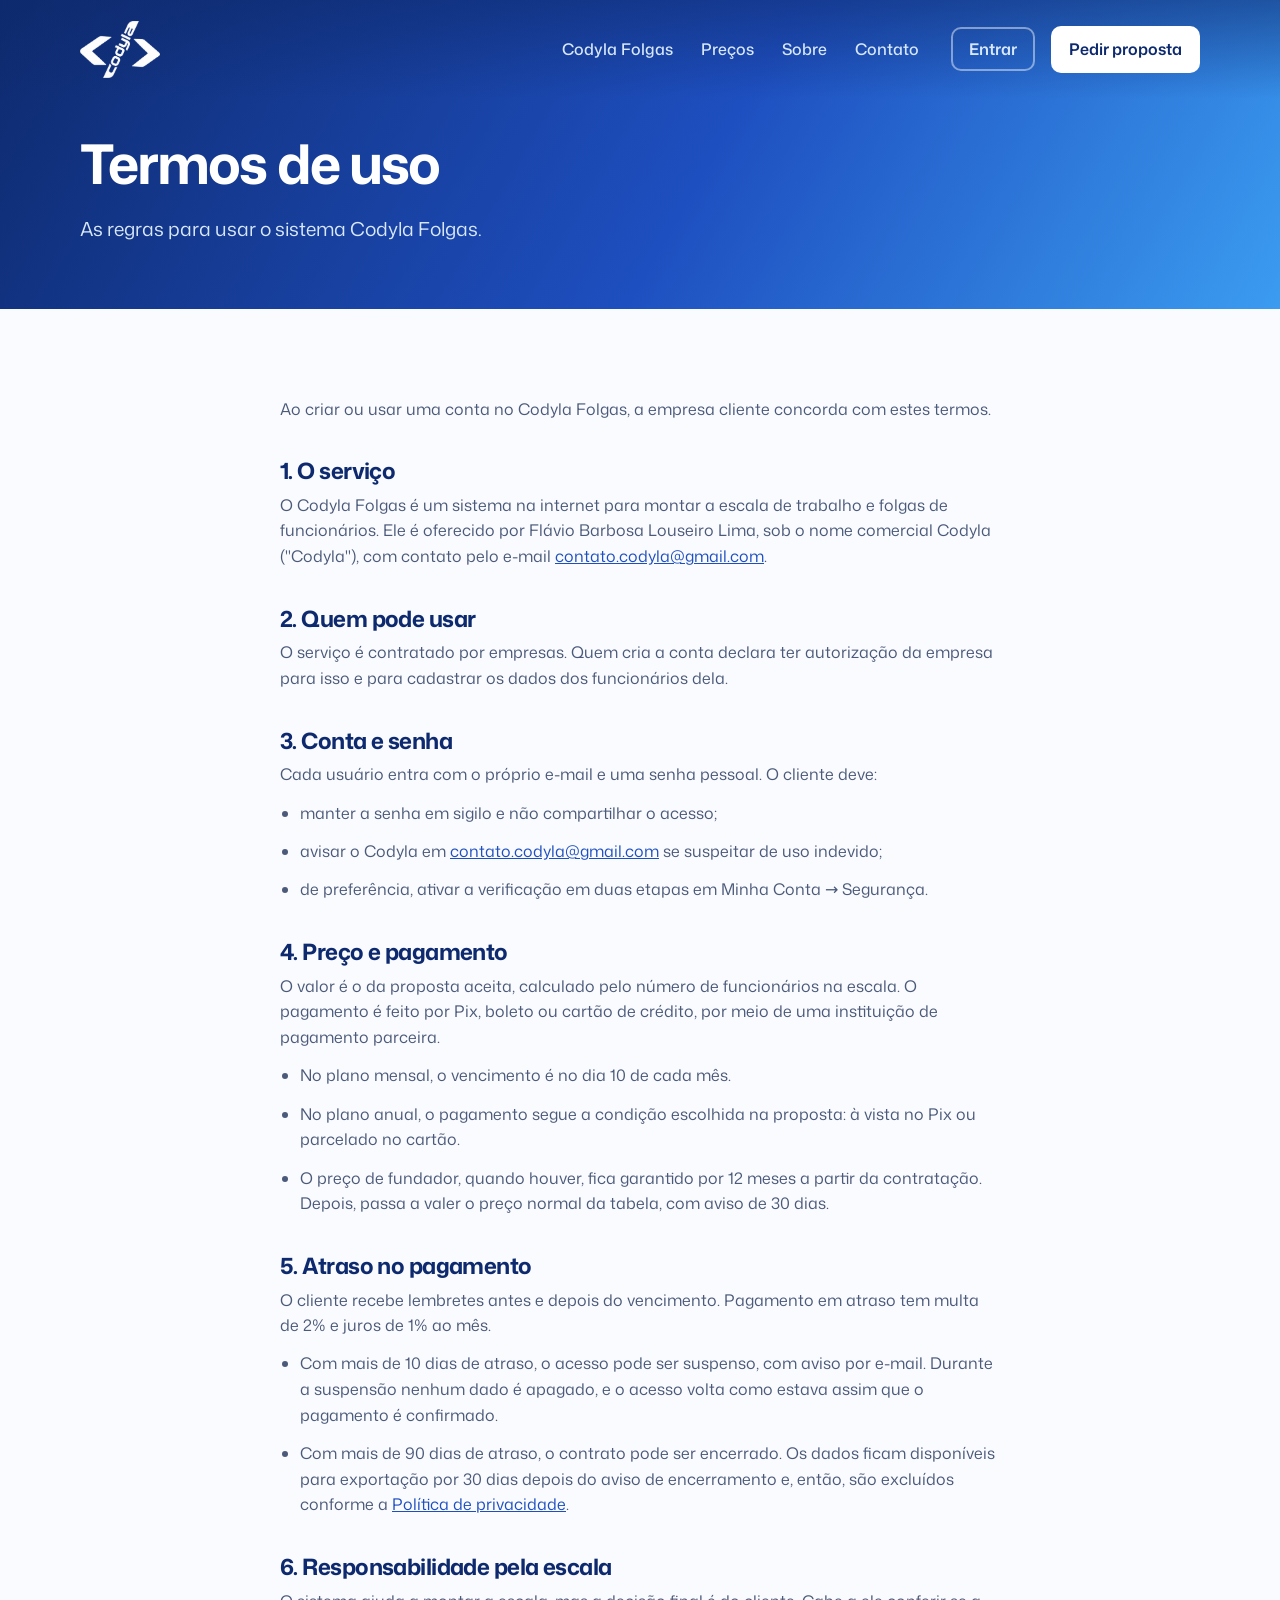
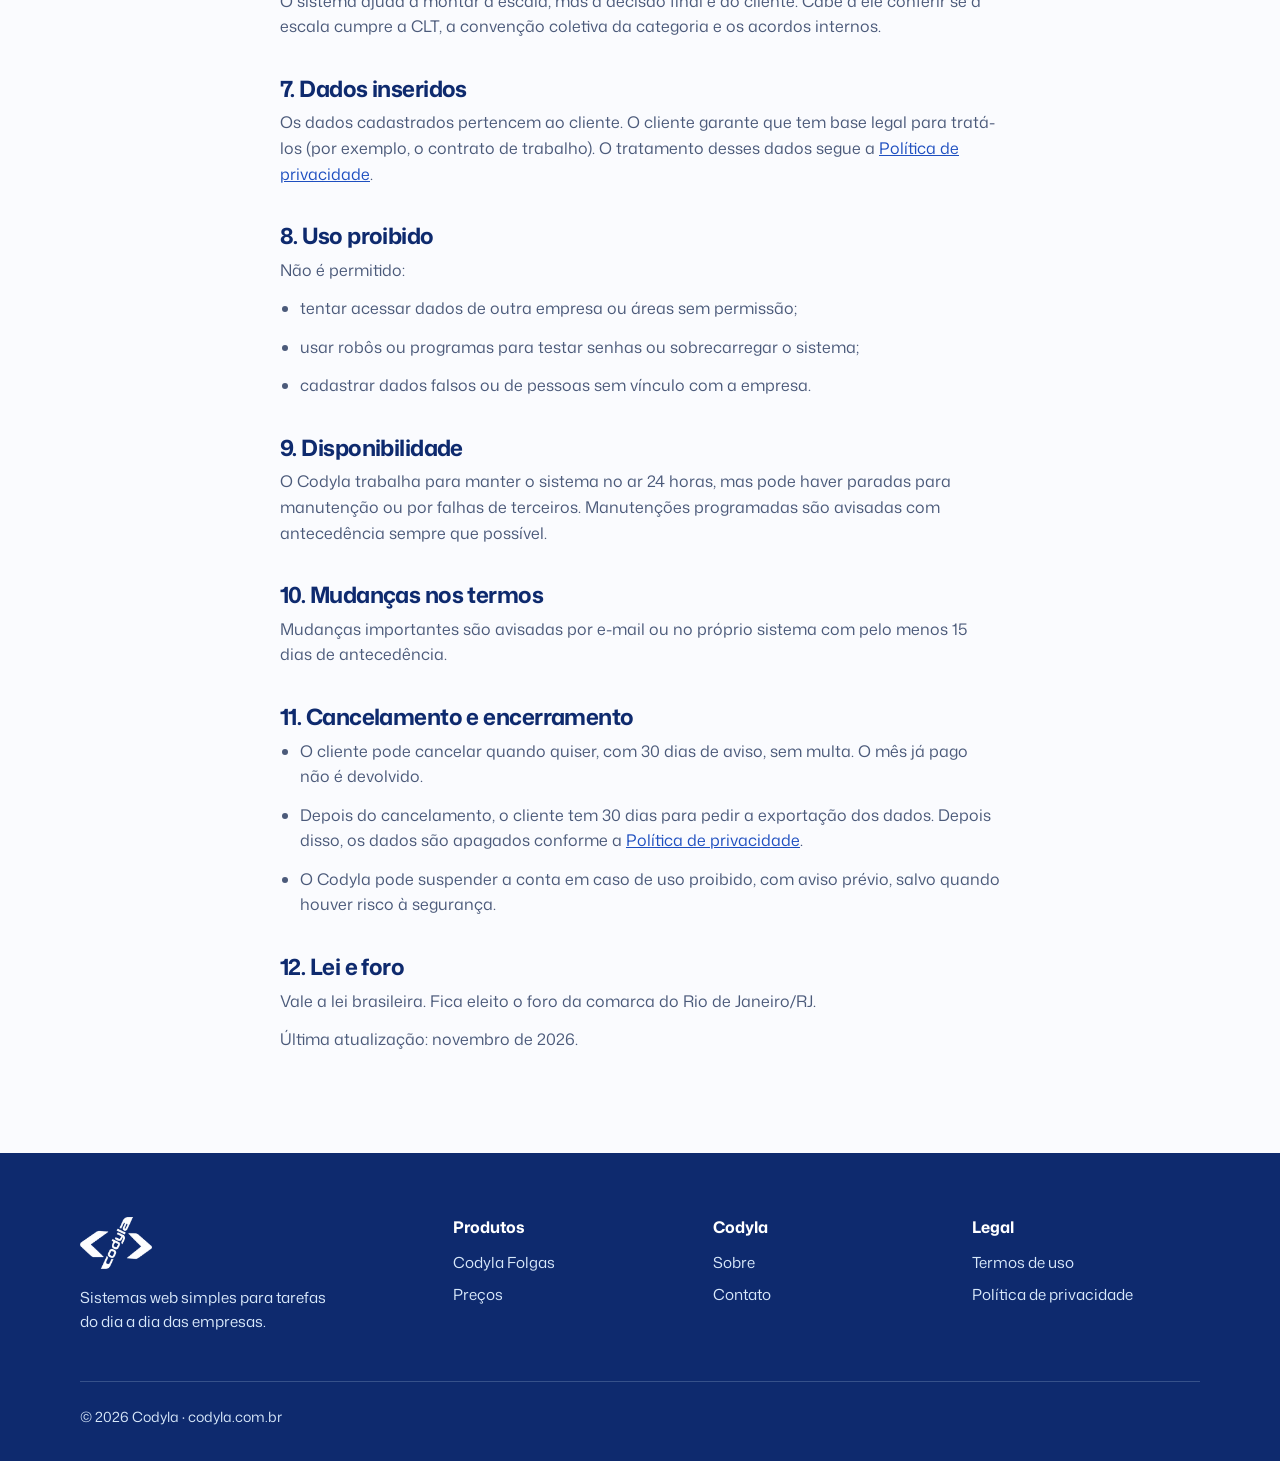
<file: termos.html>
<!DOCTYPE html>
<html lang="pt-BR">
<head>
<meta charset="UTF-8">
<meta name="viewport" content="width=device-width, initial-scale=1">
<title>Termos de uso | Codyla</title>
<meta name="description" content="As regras para usar o sistema Codyla Folgas.">
<meta property="og:title" content="Termos de uso | Codyla">
<meta property="og:description" content="As regras para usar o sistema Codyla Folgas.">
<link rel="canonical" href="https://codyla.com.br/termos.html">
<meta property="og:type" content="website">
<meta property="og:url" content="https://codyla.com.br/termos.html">
<meta property="og:image" content="https://codyla.com.br/img/compartilhar.jpg">
<meta property="og:image:width" content="1200">
<meta property="og:image:height" content="630">
<meta property="og:locale" content="pt_BR">
<meta name="twitter:card" content="summary_large_image">
<link rel="icon" type="image/png" href="img/favicon.png">
<link rel="apple-touch-icon" href="img/apple-touch-icon.png">
<link rel="preload" href="fonts/mona-sans.woff2" as="font" type="font/woff2" crossorigin>
<link rel="stylesheet" href="css/estilo.css">
</head>
<body>

<header class="topo">
  <div class="container">
    <a href="index.html" class="logo"><img src="img/logo-branco.png" alt="Codyla, página inicial" width="480" height="342"></a>
    <button class="botao-menu" type="button" aria-expanded="false" aria-controls="navegacao">Menu</button>
    <div class="navegacao" id="navegacao">
      <nav aria-label="Principal">
        <ul class="menu">
          <li><a href="codyla-folgas.html">Codyla Folgas</a></li>
          <li><a href="precos.html">Preços</a></li>
          <li><a href="index.html#sobre">Sobre</a></li>
          <li><a href="contato.html">Contato</a></li>
        </ul>
      </nav>
      <a class="link-entrar" href="https://app.codyla.com.br/login.html">Entrar</a>
      <a class="botao botao-claro botao-pequeno" href="contato.html?assunto=proposta">Pedir proposta</a>
    </div>
  </div>
</header>

<main>
  <section class="abertura abertura-curta" aria-labelledby="titulo">
    <div class="container">
      <h1 id="titulo">Termos de uso</h1>
      <p>As regras para usar o sistema Codyla Folgas.</p>
    </div>
  </section>

  <section>
    <div class="container texto-longo">
      <p>Ao criar ou usar uma conta no Codyla Folgas, a empresa cliente concorda com estes termos.</p>

      <h2>1. O serviço</h2>
      <p>O Codyla Folgas é um sistema na internet para montar a escala de trabalho e folgas de funcionários. Ele é oferecido por Flávio Barbosa Louseiro Lima, sob o nome comercial Codyla ("Codyla"), com contato pelo e-mail <a href="mailto:contato.codyla@gmail.com">contato.codyla@gmail.com</a>.</p>

      <h2>2. Quem pode usar</h2>
      <p>O serviço é contratado por empresas. Quem cria a conta declara ter autorização da empresa para isso e para cadastrar os dados dos funcionários dela.</p>

      <h2>3. Conta e senha</h2>
      <p>Cada usuário entra com o próprio e-mail e uma senha pessoal. O cliente deve:</p>
      <ul>
        <li>manter a senha em sigilo e não compartilhar o acesso;</li>
        <li>avisar o Codyla em <a href="mailto:contato.codyla@gmail.com">contato.codyla@gmail.com</a> se suspeitar de uso indevido;</li>
        <li>de preferência, ativar a verificação em duas etapas em Minha Conta → Segurança.</li>
      </ul>

      <h2>4. Preço e pagamento</h2>
      <p>O valor é o da proposta aceita, calculado pelo número de funcionários na escala. O pagamento é feito por Pix, boleto ou cartão de crédito, por meio de uma instituição de pagamento parceira.</p>
      <ul>
        <li>No plano mensal, o vencimento é no dia 10 de cada mês.</li>
        <li>No plano anual, o pagamento segue a condição escolhida na proposta: à vista no Pix ou parcelado no cartão.</li>
        <li>O preço de fundador, quando houver, fica garantido por 12 meses a partir da contratação. Depois, passa a valer o preço normal da tabela, com aviso de 30 dias.</li>
      </ul>

      <h2>5. Atraso no pagamento</h2>
      <p>O cliente recebe lembretes antes e depois do vencimento. Pagamento em atraso tem multa de 2% e juros de 1% ao mês.</p>
      <ul>
        <li>Com mais de 10 dias de atraso, o acesso pode ser suspenso, com aviso por e-mail. Durante a suspensão nenhum dado é apagado, e o acesso volta como estava assim que o pagamento é confirmado.</li>
        <li>Com mais de 90 dias de atraso, o contrato pode ser encerrado. Os dados ficam disponíveis para exportação por 30 dias depois do aviso de encerramento e, então, são excluídos conforme a <a href="privacidade.html">Política de privacidade</a>.</li>
      </ul>

      <h2>6. Responsabilidade pela escala</h2>
      <p>O sistema ajuda a montar a escala, mas a decisão final é do cliente. Cabe a ele conferir se a escala cumpre a CLT, a convenção coletiva da categoria e os acordos internos.</p>

      <h2>7. Dados inseridos</h2>
      <p>Os dados cadastrados pertencem ao cliente. O cliente garante que tem base legal para tratá-los (por exemplo, o contrato de trabalho). O tratamento desses dados segue a <a href="privacidade.html">Política de privacidade</a>.</p>

      <h2>8. Uso proibido</h2>
      <p>Não é permitido:</p>
      <ul>
        <li>tentar acessar dados de outra empresa ou áreas sem permissão;</li>
        <li>usar robôs ou programas para testar senhas ou sobrecarregar o sistema;</li>
        <li>cadastrar dados falsos ou de pessoas sem vínculo com a empresa.</li>
      </ul>

      <h2>9. Disponibilidade</h2>
      <p>O Codyla trabalha para manter o sistema no ar 24 horas, mas pode haver paradas para manutenção ou por falhas de terceiros. Manutenções programadas são avisadas com antecedência sempre que possível.</p>

      <h2>10. Mudanças nos termos</h2>
      <p>Mudanças importantes são avisadas por e-mail ou no próprio sistema com pelo menos 15 dias de antecedência.</p>

      <h2>11. Cancelamento e encerramento</h2>
      <ul>
        <li>O cliente pode cancelar quando quiser, com 30 dias de aviso, sem multa. O mês já pago não é devolvido.</li>
        <li>Depois do cancelamento, o cliente tem 30 dias para pedir a exportação dos dados. Depois disso, os dados são apagados conforme a <a href="privacidade.html">Política de privacidade</a>.</li>
        <li>O Codyla pode suspender a conta em caso de uso proibido, com aviso prévio, salvo quando houver risco à segurança.</li>
      </ul>

      <h2>12. Lei e foro</h2>
      <p>Vale a lei brasileira. Fica eleito o foro da comarca do Rio de Janeiro/RJ.</p>

      <p>Última atualização: novembro de 2026.</p>
    </div>
  </section>
</main>

<footer>
  <div class="container">
    <div class="rodape-grade">
      <div>
        <img src="img/logo-branco.png" alt="Codyla" width="480" height="342">
        <p>Sistemas web simples para tarefas do dia a dia das empresas.</p>
      </div>
      <div>
        <h3>Produtos</h3>
        <ul>
          <li><a href="codyla-folgas.html">Codyla Folgas</a></li>
          <li><a href="precos.html">Preços</a></li>
        </ul>
      </div>
      <div>
        <h3>Codyla</h3>
        <ul>
          <li><a href="index.html#sobre">Sobre</a></li>
          <li><a href="contato.html">Contato</a></li>
        </ul>
      </div>
      <div>
        <h3>Legal</h3>
        <ul>
          <li><a href="termos.html">Termos de uso</a></li>
          <li><a href="privacidade.html">Política de privacidade</a></li>
        </ul>
      </div>
    </div>
    <div class="rodape-base">© <span class="ano">2026</span> Codyla · codyla.com.br</div>
  </div>
</footer>

<script src="js/site.js"></script>
</body>
</html>
</file>
<file: css/estilo.css>
@font-face{
  font-family:"Mona Sans";
  src:url("../fonts/mona-sans.woff2") format("woff2");
  font-weight:200 900;font-style:normal;font-display:swap;
}
/* Paleta oficial da marca (manual Codyla v1.0) */
:root{
  --gelo:#D8E8FA;
  --vivo:#3B9CF0;
  --royal:#1E4FC0;
  --noite:#0E2A6E;
  --fundo:#FAFBFE;
  --texto:#0E2A6E;
  --texto-suave:#4B5A7A;
  --branco:#FFFFFF;
  --linha:#C9DAF2;
  --raio:10px;
}
*{box-sizing:border-box;margin:0;padding:0}
html{scroll-behavior:smooth}
body{
  font-family:"Mona Sans",system-ui,-apple-system,"Segoe UI",sans-serif;
  font-size:1rem;line-height:1.6;color:var(--texto);background:var(--fundo);
  -webkit-font-smoothing:antialiased;
}
img{display:block;max-width:100%;height:auto}
a{color:inherit}
:focus-visible{outline:3px solid var(--royal);outline-offset:3px;border-radius:4px}
/* Em fundo azul escuro, o contorno do foco fica branco */
.topo :focus-visible,.abertura :focus-visible,.chamada :focus-visible,.produto-destaque :focus-visible,.plano-destaque :focus-visible,footer :focus-visible{outline-color:var(--branco)}
.container{width:min(1120px,100% - 2.5rem);margin-inline:auto}

/* ---------- Cabeçalho ---------- */
.topo{position:absolute;inset:0 0 auto;z-index:10;padding:1.3rem 0;background:linear-gradient(180deg,rgba(14,42,110,.55),rgba(14,42,110,0))}
.topo .container{display:flex;align-items:center;justify-content:space-between;gap:1rem}
.topo .logo img{width:80px}
.navegacao{display:flex;align-items:center;gap:2rem}
.menu{display:flex;gap:1.75rem;list-style:none;font-weight:500}
.menu a{text-decoration:none;color:var(--gelo)}
.menu a:hover,.menu a[aria-current="page"]{color:var(--branco)}
.menu a[aria-current="page"]{text-decoration:underline;text-underline-offset:6px;text-decoration-thickness:2px}
.link-entrar{color:var(--gelo);font-weight:600;text-decoration:none;border:2px solid rgba(255,255,255,.45);border-radius:var(--raio);padding:.45rem 1rem;margin-right:-1rem}
.link-entrar:hover{color:var(--branco);border-color:var(--branco)}
.botao-menu{display:none;background:none;border:2px solid rgba(255,255,255,.5);color:var(--branco);border-radius:8px;padding:.45rem .8rem;font:inherit;font-weight:600;cursor:pointer}

/* ---------- Botões ---------- */
.botoes{display:flex;flex-wrap:wrap;gap:.75rem}
.botao{
  display:inline-block;font:inherit;font-weight:600;text-decoration:none;cursor:pointer;
  padding:.85rem 1.4rem;border-radius:var(--raio);border:2px solid transparent;text-align:center;
}
.botao-pequeno{padding:.55rem 1rem}
.botao-claro{background:var(--branco);color:var(--noite)}
.botao-claro:hover{background:var(--gelo)}
.botao-contorno{border-color:rgba(255,255,255,.6);color:var(--branco)}
.botao-contorno:hover{border-color:var(--branco);background:rgba(255,255,255,.08)}
.botao-escuro{background:var(--royal);color:var(--branco)}
.botao-escuro:hover{background:var(--noite)}

/* ---------- Abertura (degradê do outdoor) ---------- */
.abertura{
  background:linear-gradient(120deg,var(--noite) 0%,var(--royal) 55%,var(--vivo) 100%);
  color:var(--branco);padding:9rem 0 6rem;
}
.abertura .container{display:grid;grid-template-columns:1fr 1.05fr;gap:3.5rem;align-items:center}
.abertura-curta{padding:8.5rem 0 4rem}
.abertura-curta .container{display:block;max-width:760px;margin-left:max(1.25rem,calc((100% - 1120px)/2))}
h1{font-weight:700;font-size:clamp(2.6rem,5.6vw,4.4rem);line-height:1.02;letter-spacing:-.035em;margin-bottom:1.4rem}
.abertura-curta h1{font-size:clamp(2.2rem,4.6vw,3.4rem)}
.abertura p{font-size:1.2rem;color:var(--gelo);max-width:36ch;margin-bottom:2.2rem}
.abertura-curta p{margin-bottom:0;max-width:52ch}

/* ---------- Escala de exemplo ---------- */
.escala{
  background:var(--branco);color:var(--texto);border-radius:16px;padding:1.5rem;
  box-shadow:0 30px 60px -30px rgba(5,18,52,.6);
}
.escala-cab{display:flex;justify-content:space-between;align-items:baseline;margin-bottom:1rem}
.escala-cab strong{font-weight:700;font-size:1.05rem}
.escala-cab span{font-size:.9rem;color:var(--texto-suave)}
.grade{display:grid;grid-template-columns:5.2rem repeat(7,1fr);gap:5px;font-size:.85rem}
.grade .dia{text-align:center;color:var(--texto-suave);font-weight:600;padding-bottom:.2rem}
.grade .nome{display:flex;align-items:center;font-weight:500;white-space:nowrap;overflow:hidden;text-overflow:ellipsis}
.celula{height:2.3rem;border-radius:6px;background:var(--gelo);display:grid;place-items:center;font-weight:600;font-size:.78rem;color:var(--royal)}
.celula.folga{background:var(--vivo);color:var(--noite);font-weight:700}
.escala-legenda{display:flex;gap:1.25rem;margin-top:1rem;font-size:.85rem;color:var(--texto-suave)}
.escala-legenda i{display:inline-block;width:.8rem;height:.8rem;border-radius:3px;margin-right:.4rem;vertical-align:-1px}
@media (prefers-reduced-motion:no-preference){
  .celula.folga{animation:marca-folga .45s ease-out both;animation-delay:calc(var(--o) * 110ms + 400ms)}
  @keyframes marca-folga{from{background:var(--gelo);color:transparent;transform:scale(.85)}to{background:var(--vivo);transform:scale(1)}}
}

/* ---------- Seções ---------- */
section{padding:5.5rem 0}
h2{font-weight:700;font-size:clamp(1.75rem,3.2vw,2.5rem);line-height:1.12;letter-spacing:-.025em;margin-bottom:1.25rem}
h3{font-weight:700;font-size:1.25rem;line-height:1.25;margin-bottom:.5rem}
.intro{color:var(--texto-suave);font-size:1.1rem;max-width:56ch;margin-bottom:3rem}
.fundo-gelo{background:var(--gelo)}
.fundo-branco{background:var(--branco);border-block:1px solid var(--linha)}

.status{
  display:inline-flex;align-items:center;gap:.5rem;font-size:.9rem;font-weight:600;
  background:var(--gelo);color:var(--royal);padding:.35rem .8rem;border-radius:99px;margin-bottom:1.25rem;
}
.status::before{content:"";width:.5rem;height:.5rem;border-radius:50%;background:var(--vivo)}
.abertura .status{background:rgba(255,255,255,.14);color:var(--branco)}

/* Antes x depois */
.comparacao{display:grid;grid-template-columns:1fr 1fr;border-radius:16px;overflow:hidden;border:1px solid var(--linha)}
.comparacao > div{padding:2.25rem}
.comparacao .antes{background:var(--branco)}
.comparacao .depois{background:var(--noite);color:var(--branco)}
.comparacao h3{margin-bottom:1.25rem}
.comparacao ul{list-style:none;display:grid;gap:.9rem}
.comparacao li{padding-left:1.6rem;position:relative}
.comparacao .antes li{color:var(--texto-suave)}
.comparacao .antes li::before{content:"–";position:absolute;left:.2rem;color:var(--texto-suave)}
.comparacao .depois li{color:var(--gelo)}
.comparacao .depois li::before{content:"";position:absolute;left:0;top:.5em;width:.7rem;height:.7rem;border-radius:3px;background:var(--vivo)}

/* Produtos */
.produtos{display:grid;grid-template-columns:1.4fr 1fr;gap:1.25rem}
.produto{border-radius:16px;padding:2.25rem;display:flex;flex-direction:column;gap:.75rem}
.produto-destaque{background:linear-gradient(140deg,var(--royal),var(--noite));color:var(--branco)}
.produto .status{align-self:flex-start;margin-bottom:.25rem}
.produto-destaque p{color:var(--gelo);max-width:44ch}
.produto-destaque .botao{align-self:flex-start;margin-top:.75rem}
.produto-futuro{border:2px dashed var(--linha);color:var(--texto-suave);justify-content:center}
.produto-futuro h3{color:var(--texto)}

/* Recursos */
.recursos{list-style:none;display:grid;grid-template-columns:1fr 1fr;gap:2rem 3rem}
.recursos li{padding-left:1.4rem;border-left:3px solid var(--vivo)}
.recursos strong{display:block;font-size:1.1rem;margin-bottom:.15rem}
.recursos span{color:var(--texto-suave)}

/* Passo a passo (sequência real) */
.passos{list-style:none;display:grid;grid-template-columns:repeat(3,1fr);gap:2.5rem;counter-reset:passo}
.passos li{counter-increment:passo}
.passos li::before{
  content:counter(passo);display:grid;place-items:center;width:2.6rem;height:2.6rem;border-radius:50%;
  background:var(--royal);color:var(--branco);font-weight:700;margin-bottom:1rem;
}
.passos p{color:var(--texto-suave)}

/* Sobre */
.sobre .container{display:grid;grid-template-columns:auto 1fr;gap:4rem;align-items:center;max-width:960px}
.sobre img{width:190px}
.sobre p{color:var(--texto-suave);margin-bottom:1rem;font-size:1.1rem;max-width:56ch}
.sobre p:last-child{margin-bottom:0}

/* Chamada final */
.chamada{background:var(--royal);color:var(--branco);padding:4.5rem 0}
.chamada .container{display:flex;justify-content:space-between;align-items:center;gap:2rem;flex-wrap:wrap}
.chamada h2{margin-bottom:.5rem}
.chamada p{color:var(--gelo);max-width:48ch}

/* Perguntas */
.perguntas{max-width:760px}
.perguntas details{border-bottom:1px solid var(--linha);padding:1.1rem 0}
.perguntas summary{font-weight:600;font-size:1.1rem;cursor:pointer;list-style:none;display:flex;justify-content:space-between;gap:1rem}
.perguntas summary::-webkit-details-marker{display:none}
.perguntas summary::after{content:"+";font-size:1.4rem;line-height:1;color:var(--royal)}
.perguntas details[open] summary::after{content:"–"}
.perguntas details p{color:var(--texto-suave);margin-top:.6rem;max-width:62ch}

/* ---------- Formulário ---------- */
.contato-grade{display:grid;grid-template-columns:1fr 1.4fr;gap:3.5rem;align-items:start}
.contato-lado p{color:var(--texto-suave);margin-bottom:1.25rem}
.contato-lado strong{display:block}
form{display:grid;gap:1rem;background:var(--branco);border:1px solid var(--linha);border-radius:16px;padding:2rem}
.duas{display:grid;grid-template-columns:1fr 1fr;gap:1rem}
label{display:grid;gap:.35rem;font-weight:600;font-size:.95rem}
label small{font-weight:400;color:var(--texto-suave)}
input,textarea,select{
  font:inherit;font-weight:400;padding:.75rem .9rem;border:1.5px solid var(--linha);border-radius:var(--raio);
  background:var(--fundo);color:var(--texto);width:100%;
}
input:not([type=range]):not([type=radio]):not([type=checkbox]):focus,textarea:focus,select:focus{border-color:var(--royal);outline:none;box-shadow:0 0 0 3px var(--gelo)}
textarea{min-height:7rem;resize:vertical}
.aceite{display:flex;gap:.6rem;align-items:flex-start;font-weight:400;font-size:.92rem;color:var(--texto-suave)}
.aceite input{width:auto;margin-top:.3rem;accent-color:var(--royal)}
.escondido{position:absolute;left:-9999px}
form .botao{justify-self:start}

/* Texto longo (privacidade) */
.texto-longo{max-width:720px}
.texto-longo h2{font-size:1.4rem;margin:2.25rem 0 .6rem}
.texto-longo p,.texto-longo li{color:var(--texto-suave);margin-bottom:.8rem}
.texto-longo ul{padding-left:1.25rem}
.texto-longo h3{font-size:1.1rem;margin:1.6rem 0 .5rem}
.texto-longo a{color:var(--royal)}
.tabela-rolagem{overflow-x:auto;margin:0 0 1rem}
.texto-longo table{width:100%;border-collapse:collapse;font-size:.92rem;min-width:520px}
.texto-longo th,.texto-longo td{text-align:left;vertical-align:top;padding:.55rem .7rem;border-bottom:1px solid var(--linha);color:var(--texto-suave)}
.texto-longo th{color:var(--texto);font-weight:600;border-bottom-width:2px}

/* ---------- Rodapé ---------- */
footer{background:var(--noite);color:var(--gelo);padding:4rem 0 2rem;font-size:.95rem}
.rodape-grade{display:grid;grid-template-columns:1.5fr repeat(3,1fr);gap:2rem;margin-bottom:3rem}
.rodape-grade img{width:72px;margin-bottom:1rem}
.rodape-grade p{max-width:28ch}
.rodape-grade h3{font-size:1rem;color:var(--branco);margin-bottom:.8rem}
.rodape-grade ul{list-style:none;display:grid;gap:.5rem}
.rodape-grade a{text-decoration:none}
.rodape-grade a:hover{color:var(--branco);text-decoration:underline}
.rodape-base{border-top:1px solid rgba(216,232,250,.2);padding-top:1.5rem;font-size:.88rem}

/* ---------- Responsivo ---------- */
@media (max-width:900px){
  .abertura .container,.contato-grade,.produtos{grid-template-columns:1fr;gap:2.5rem}
  .abertura{padding:7.5rem 0 4rem}
  .abertura-curta{padding:7.5rem 0 3.5rem}
  .sobre .container{grid-template-columns:1fr;gap:2rem}
  .sobre img{width:130px}
  .comparacao,.recursos,.passos{grid-template-columns:1fr}
  .rodape-grade{grid-template-columns:1fr 1fr}
  section{padding:4rem 0}
  .botao-menu{display:block}
  .navegacao{
    display:none;position:absolute;top:100%;left:1.25rem;right:1.25rem;
    flex-direction:column;align-items:stretch;gap:1rem;
    background:var(--noite);padding:1.25rem;border-radius:12px;box-shadow:0 20px 40px -20px rgba(0,0,0,.5);
  }
  .navegacao.aberta{display:flex}
  .link-entrar{text-align:center;margin-right:0}
  .menu{flex-direction:column;gap:.9rem}
}
@media (max-width:520px){
  .topo .logo img{width:66px}
  .escala{padding:1rem}
  .grade{grid-template-columns:4rem repeat(7,1fr);gap:3px;font-size:.75rem}
  .celula{height:1.9rem;font-size:.68rem}
  .duas{grid-template-columns:1fr}
  form{padding:1.25rem}
  .comparacao > div,.produto{padding:1.6rem}
  .rodape-grade{grid-template-columns:1fr}
}

/* ---------- Sistema sob medida ---------- */
.sob-medida .container{display:grid;grid-template-columns:1fr 1fr;gap:4rem;align-items:center}
.sob-medida-texto p{color:var(--texto-suave);font-size:1.1rem;max-width:48ch;margin-bottom:2rem}
.etapas{list-style:none;counter-reset:passo;display:grid;gap:0;border-left:2px solid var(--linha)}
.etapas li{counter-increment:passo;position:relative;padding:0 0 2rem 3.25rem;color:var(--texto-suave)}
.etapas li:last-child{padding-bottom:0}
.etapas li::before{content:counter(passo);position:absolute;left:-1.1rem;top:-.15rem;width:2.2rem;height:2.2rem;border-radius:50%;
  background:var(--royal);color:var(--branco);font-weight:700;display:grid;place-items:center;font-size:.95rem;box-shadow:0 0 0 6px var(--fundo)}
.etapas strong{display:block;color:var(--texto);font-size:1.1rem;margin-bottom:.2rem}
@media (max-width:900px){.sob-medida .container{grid-template-columns:1fr;gap:2.5rem}}
.sob-medida-texto p{margin-bottom:1rem}
.dores{list-style:none;display:grid;gap:.7rem;margin:0 0 1.5rem;max-width:52ch}
.dores li{position:relative;padding-left:1.6rem;font-size:1.05rem;color:var(--texto)}
.dores li::before{content:"";position:absolute;left:0;top:.55em;width:.6rem;height:.6rem;border-radius:2px;background:var(--vivo)}
.sob-medida-texto p.virada{color:var(--texto);font-weight:500;margin-bottom:2rem}

/* ---------- Preços ---------- */
.sr-only{position:absolute;width:1px;height:1px;overflow:hidden;clip:rect(0 0 0 0);white-space:nowrap}
.calculadora{
  display:flex;flex-wrap:wrap;gap:2rem 3rem;align-items:flex-end;justify-content:space-between;
  background:var(--branco);border:1px solid var(--linha);border-radius:16px;padding:1.75rem 2rem;margin-bottom:2.5rem;
}
.calc-campo{flex:1 1 360px;display:grid;gap:.6rem}
.calc-campo > label{font-size:1rem}
.calc-numero{display:flex;align-items:center;gap:1.25rem}
.calc-numero input[type=range]{flex:1;padding:0;border:0;background:none;accent-color:var(--royal);height:2rem}
.calc-numero output{font-weight:700;font-size:1.25rem;min-width:9.5rem;text-align:right;font-variant-numeric:tabular-nums}
.calc-periodo{border:0;display:flex;gap:.5rem;flex-wrap:wrap}
.calc-periodo legend{font-weight:600;font-size:.95rem;margin-bottom:.6rem}
.calc-periodo label{
  display:flex;align-items:center;gap:.5rem;font-weight:600;cursor:pointer;
  border:1.5px solid var(--linha);border-radius:var(--raio);padding:.65rem 1rem;min-height:44px;background:var(--fundo);
}
.calc-periodo label:has(input:checked){border-color:var(--royal);background:var(--gelo)}
.calc-periodo input{width:auto;accent-color:var(--royal)}
.selo-desconto{font-size:.8rem;font-weight:700;color:var(--royal);background:var(--branco);border-radius:99px;padding:.1rem .55rem}

.planos{display:grid;grid-template-columns:repeat(3,1fr);gap:1.25rem;align-items:stretch}
.plano{
  position:relative;display:flex;flex-direction:column;gap:.5rem;
  background:var(--branco);border:1px solid var(--linha);border-radius:16px;padding:2rem;
}
.plano h3{font-size:1.35rem;margin-bottom:0}
.plano-para{color:var(--texto-suave);min-height:3.2em}
.plano-preco{display:flex;align-items:baseline;gap:.3rem;margin-top:.75rem}
.plano-preco strong{font-size:2.6rem;font-weight:700;letter-spacing:-.03em;line-height:1;font-variant-numeric:tabular-nums}
.plano-preco span{color:var(--texto-suave);font-weight:500}
.plano-pagamento{font-size:.9rem;color:var(--texto-suave);min-height:2.9em}
.plano-itens{list-style:none;display:grid;gap:.6rem;margin:1rem 0 1.75rem;flex:1}
.plano-itens li{position:relative;padding-left:1.6rem}
.plano-itens li::before{content:"";position:absolute;left:0;top:.5em;width:.7rem;height:.7rem;border-radius:3px;background:var(--vivo)}
.plano .botao{align-self:stretch}
.plano-destaque{background:linear-gradient(160deg,var(--royal),var(--noite));color:var(--branco);border-color:transparent;box-shadow:0 30px 60px -35px rgba(5,18,52,.7)}
.plano-destaque .plano-para,.plano-destaque .plano-preco span,.plano-destaque .plano-pagamento{color:var(--gelo)}
.plano-selo{position:absolute;top:-.8rem;left:2rem;background:var(--vivo);color:var(--noite);font-size:.82rem;font-weight:700;border-radius:99px;padding:.25rem .8rem}
.botao-contorno-escuro{border-color:var(--royal);color:var(--royal);background:transparent}
.botao-contorno-escuro:hover{background:var(--gelo)}
.nota-exemplo{margin-top:1.25rem;font-size:.9rem;color:var(--texto-suave)}

.implantacao{list-style:none;display:grid;grid-template-columns:repeat(3,1fr);gap:1.25rem}
.implantacao li{display:flex;flex-direction:column;gap:.4rem;border:1px solid var(--linha);border-radius:16px;padding:1.75rem;background:var(--fundo)}
.implantacao strong{font-size:1.15rem}
.implantacao span{color:var(--texto-suave);flex:1}
.impl-preco{margin-top:.75rem;padding-top:.9rem;border-top:1px solid var(--linha)}
.impl-preco b{font-size:1.3rem;font-variant-numeric:tabular-nums}
.impl-preco small{display:block;color:var(--texto-suave);font-size:.9rem}

.video-grade{display:grid;grid-template-columns:1fr 1.15fr;gap:3.5rem;align-items:center}
.video-grade .intro{margin-bottom:0}
.video-moldura{
  aspect-ratio:16/9;border-radius:16px;display:grid;place-items:center;align-content:center;gap:.9rem;
  background:linear-gradient(120deg,var(--noite),var(--royal));color:var(--gelo);
}
.video-play{width:4.5rem;height:4.5rem;border-radius:50%;background:var(--branco);color:var(--royal);display:grid;place-items:center;padding-left:.25rem}
.video-moldura figcaption{font-weight:600;font-size:.95rem}

@media (max-width:900px){
  .planos,.implantacao,.video-grade{grid-template-columns:1fr}
  .plano-para,.plano-pagamento{min-height:0}
  .plano-destaque{order:-1}
  .video-grade{gap:2rem}
}
@media (max-width:520px){
  .calculadora{padding:1.4rem}
  .calc-numero{flex-wrap:wrap;gap:.25rem}
  .calc-numero input[type=range]{flex-basis:100%}
  .calc-numero output{text-align:left;min-width:0}
}

/* ---------- Proposta (o que o cliente recebe pelo link) ---------- */
.faixa-exemplo{background:var(--gelo);color:var(--royal);text-align:center;font-size:.88rem;font-weight:600;line-height:2.4rem;height:2.4rem;padding:0 1rem;overflow:hidden;white-space:nowrap;text-overflow:ellipsis}
.topo-proposta{top:2.4rem}
.botao-zap{display:inline-flex;align-items:center;justify-content:center;gap:.5rem}
.abertura-proposta p{max-width:58ch}
.proposta-valores{display:grid;grid-template-columns:1.2fr 1fr;gap:1.25rem;margin-bottom:2rem}
.valor-bloco{border:1px solid var(--linha);border-radius:16px;padding:1.75rem 2rem;background:var(--branco);display:grid;gap:.4rem}
.valor-principal{background:linear-gradient(160deg,var(--royal),var(--noite));color:var(--branco);border-color:transparent}
.valor-rotulo{font-weight:600;font-size:.95rem}
.valor-principal .valor-rotulo,.valor-principal .valor-detalhe,.valor-principal .valor-numero span{color:var(--gelo)}
.valor-numero{display:flex;align-items:baseline;gap:.5rem;flex-wrap:wrap}
.valor-numero strong{font-size:2.6rem;font-weight:700;letter-spacing:-.03em;line-height:1.1;font-variant-numeric:tabular-nums}
.valor-numero span{color:var(--texto-suave);font-weight:500}
.valor-detalhe{color:var(--texto-suave);font-size:.95rem}
.proposta-acoes{display:flex;flex-wrap:wrap;gap:.75rem}
.proposta-acoes[hidden],.proximos-passos[hidden],.form-ajustes[hidden],.aviso-proposta[hidden]{display:none}
.form-ajustes{margin-top:1.25rem;max-width:640px}
.aviso-proposta{margin-top:1.25rem;background:var(--gelo);color:var(--noite);border-radius:var(--raio);padding:1rem 1.25rem;font-weight:500;max-width:640px}
.proximos-passos{border:1px solid var(--linha);border-radius:16px;background:var(--branco);padding:2.25rem;max-width:760px;display:grid;gap:1.25rem}
.proximos-passos:focus{outline:none}
.proximos-passos h2{margin-bottom:.25rem}
.proximos-passos .status{justify-self:start;margin-bottom:0}
.proximos-passos .etapas li::before{box-shadow:0 0 0 6px var(--branco)}
.proximos-passos .botao{justify-self:start}
footer .rodape-base a{color:var(--gelo)}
.rodape-proposta{padding:1.5rem 0}
.rodape-proposta .rodape-base{border-top:0;padding-top:0}
@media (max-width:900px){.proposta-valores{grid-template-columns:1fr}}
@media (max-width:520px){
  .topo-proposta .botao-zap{font-size:0;gap:0;padding:.55rem .7rem}
  .topo-proposta .botao-zap svg{width:20px;height:20px}
  .proposta-acoes .botao{flex:1 1 100%}
  .proximos-passos{padding:1.5rem}
}

/* Preços: "R$" pequeno ao lado do número; cartão e Pix lado a lado */
.plano-preco strong .moeda{font-size:.42em;font-weight:600;vertical-align:.95em;margin-right:.18em;letter-spacing:0;opacity:.75}
.opcoes-pagamento{display:grid;grid-template-columns:1fr 1fr;gap:.5rem;margin-top:.45rem}
@media (max-width:520px){.plano{padding:1.4rem}}
@media (max-width:400px){.opcoes-pagamento{grid-template-columns:1fr}}
.opcao{display:block;border:1px solid var(--linha);border-radius:var(--raio);padding:.55rem .7rem;font-size:.82rem;line-height:1.35;color:var(--texto-suave)}
.opcao small{display:block;font-size:.75rem;font-weight:600;text-transform:none;color:var(--texto-suave)}
.opcao b{display:block;font-size:1.1rem;color:var(--texto);font-variant-numeric:tabular-nums}
.opcao-pix{border-color:var(--vivo);background:#EAF3FD}
.opcao-pix b,.opcao-pix{color:var(--royal)}
.plano-destaque .opcao{border-color:rgba(255,255,255,.28);color:var(--gelo)}
.plano-destaque .opcao small,.plano-destaque .opcao b{color:var(--branco)}
.plano-destaque .opcao-pix{background:rgba(59,156,240,.22);border-color:var(--vivo)}
.impl-preco .opcoes-pagamento{margin-top:0}
.implantacao .opcao{color:var(--texto-suave)}
.implantacao .opcao-pix{color:var(--royal)}
.plano-normal{margin:.75rem 0 -.4rem;font-size:.85rem;color:var(--texto-suave)}
.plano-normal s{text-decoration-thickness:1px}
.plano-destaque .plano-normal{color:var(--gelo)}
.plano-forma{display:block;margin-top:.15rem;font-size:.82rem}
.em-breve-produto{margin-top:1.25rem;display:inline-block;border:1px dashed var(--vivo);border-radius:var(--raio);padding:.6rem 1rem;color:var(--royal);font-size:.95rem}
</file>
